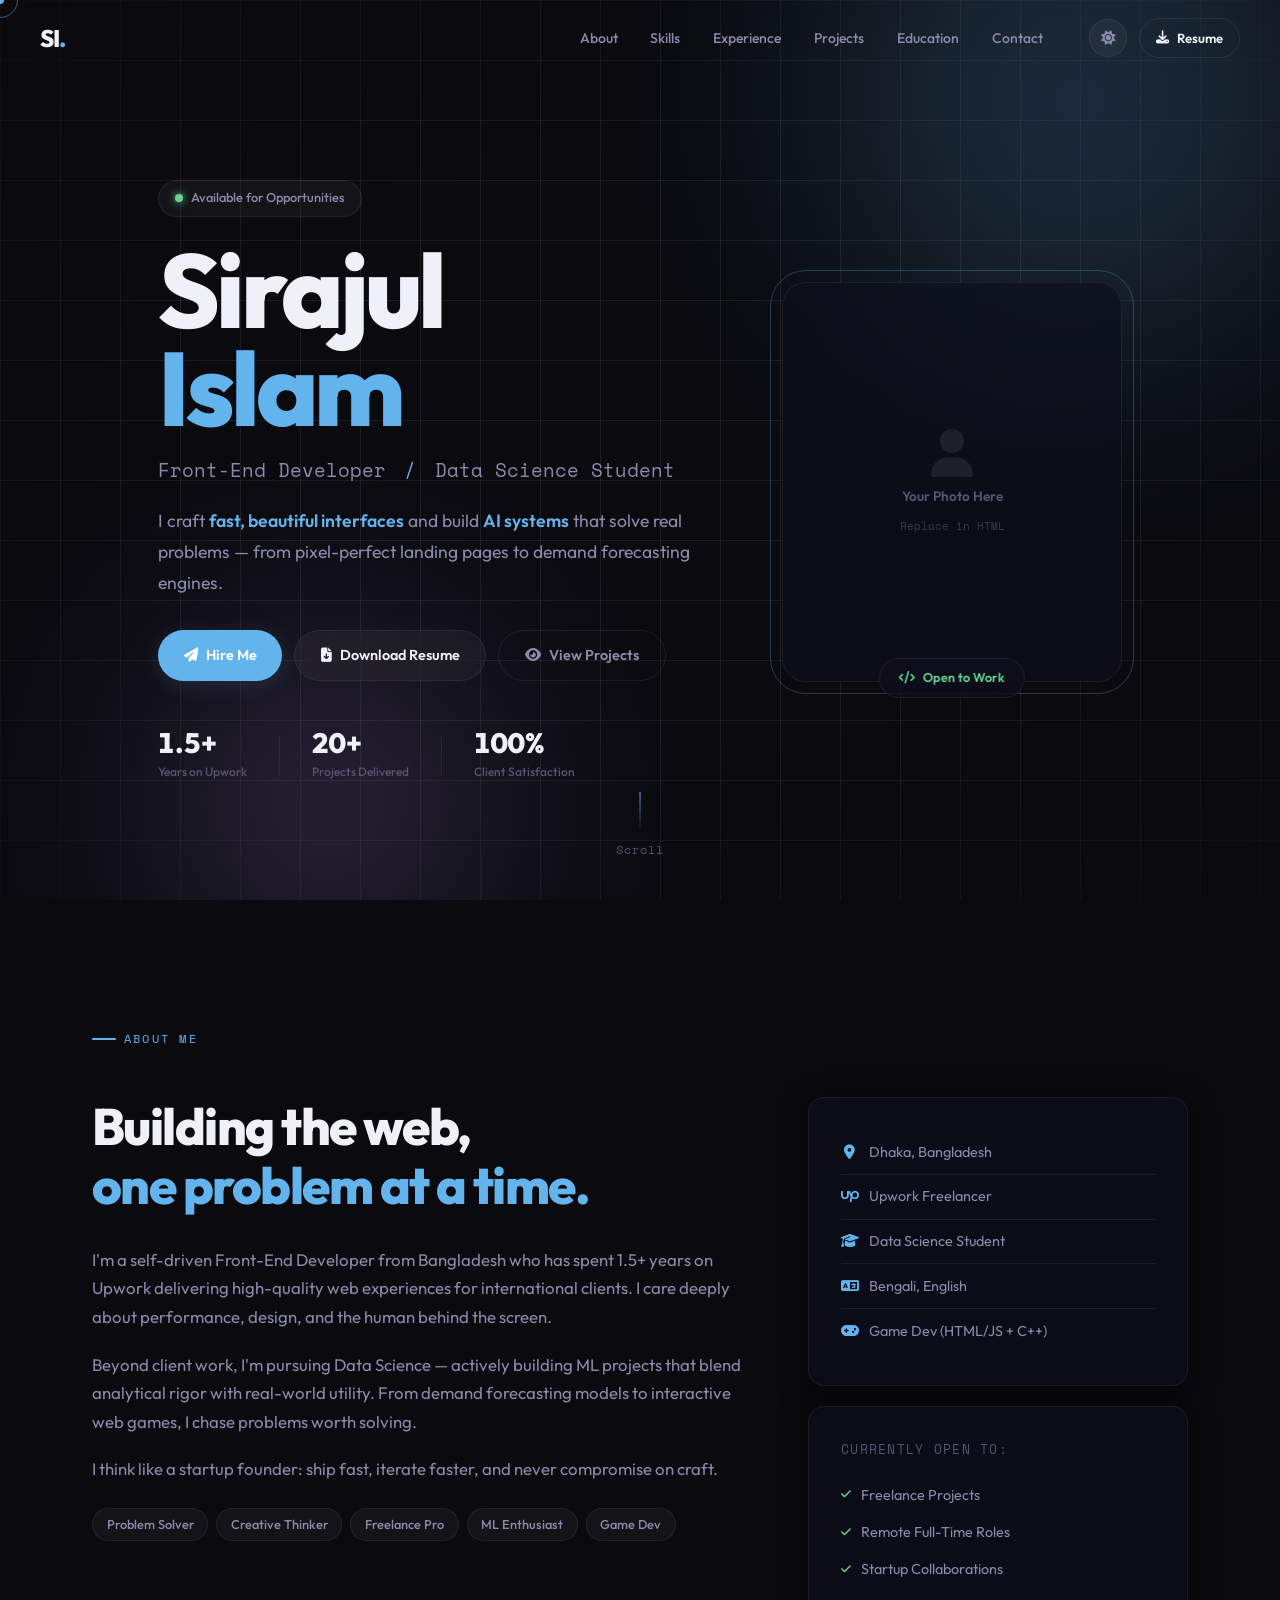
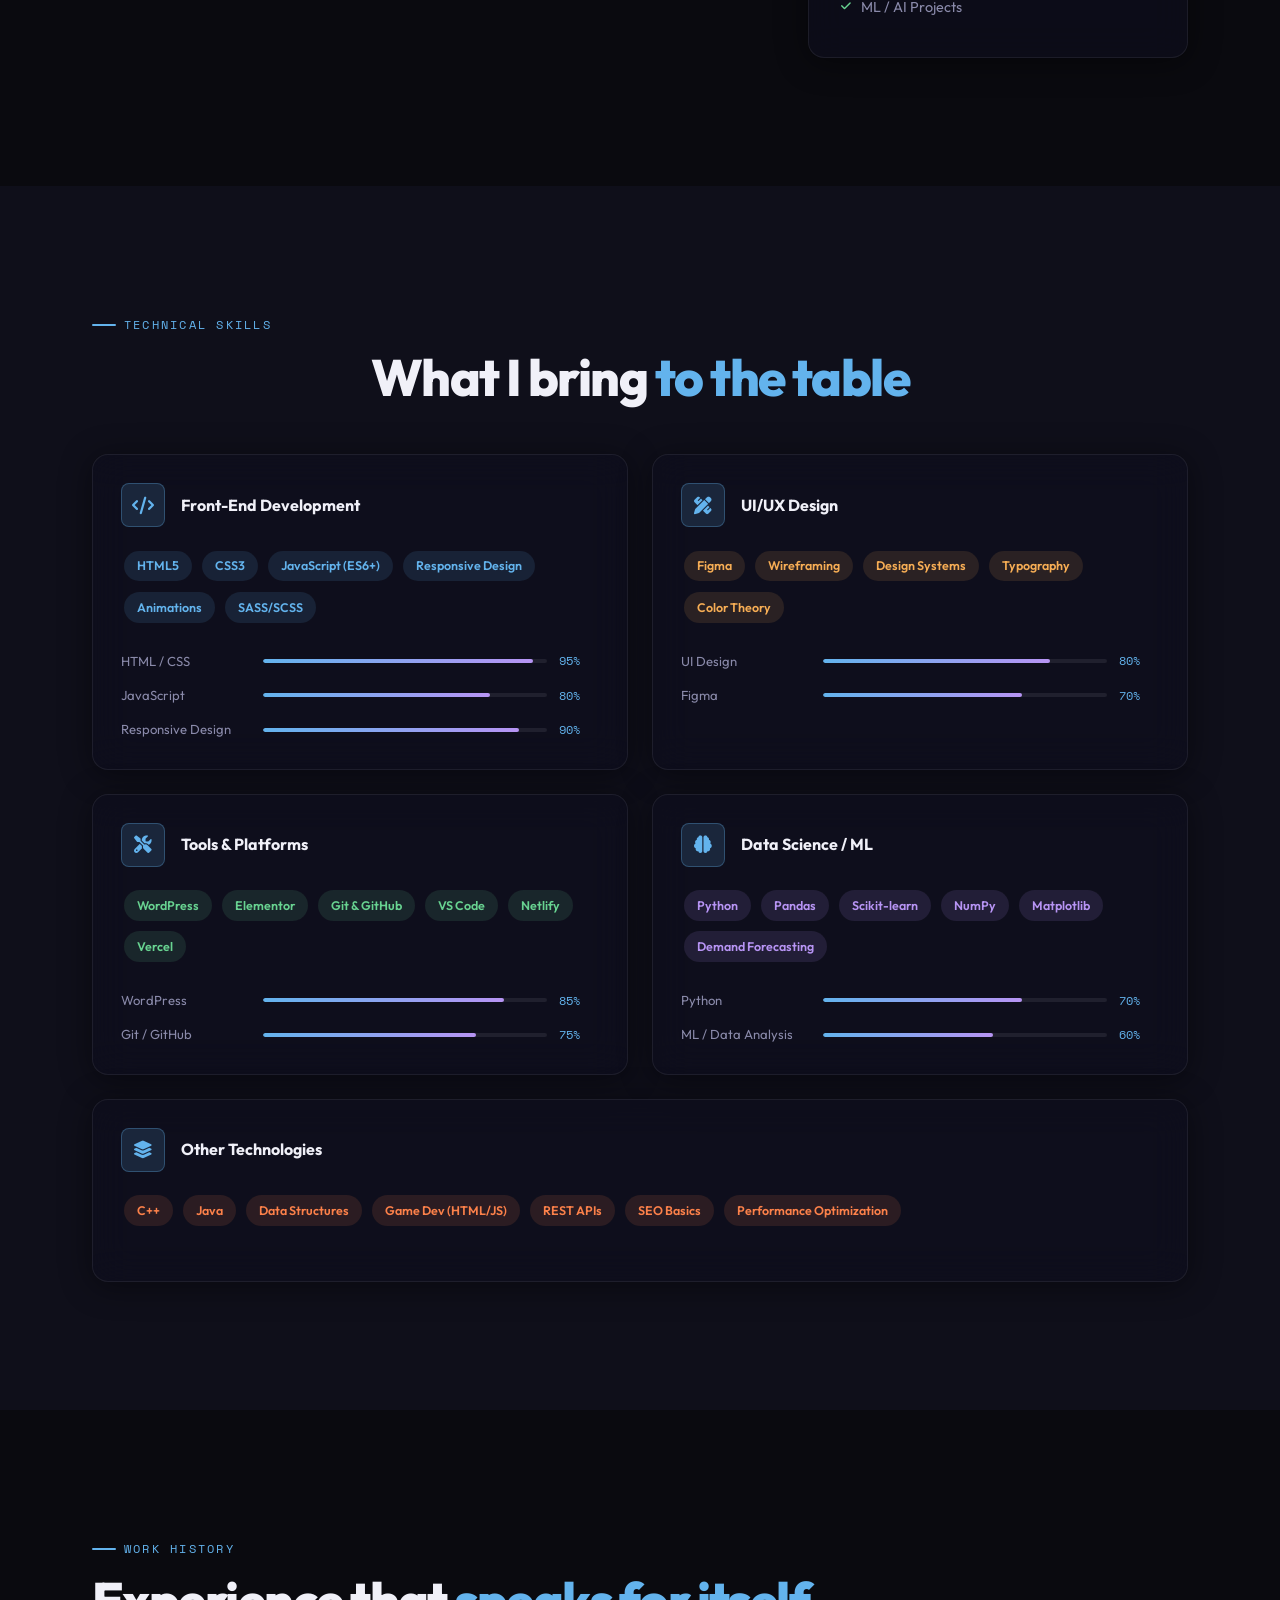
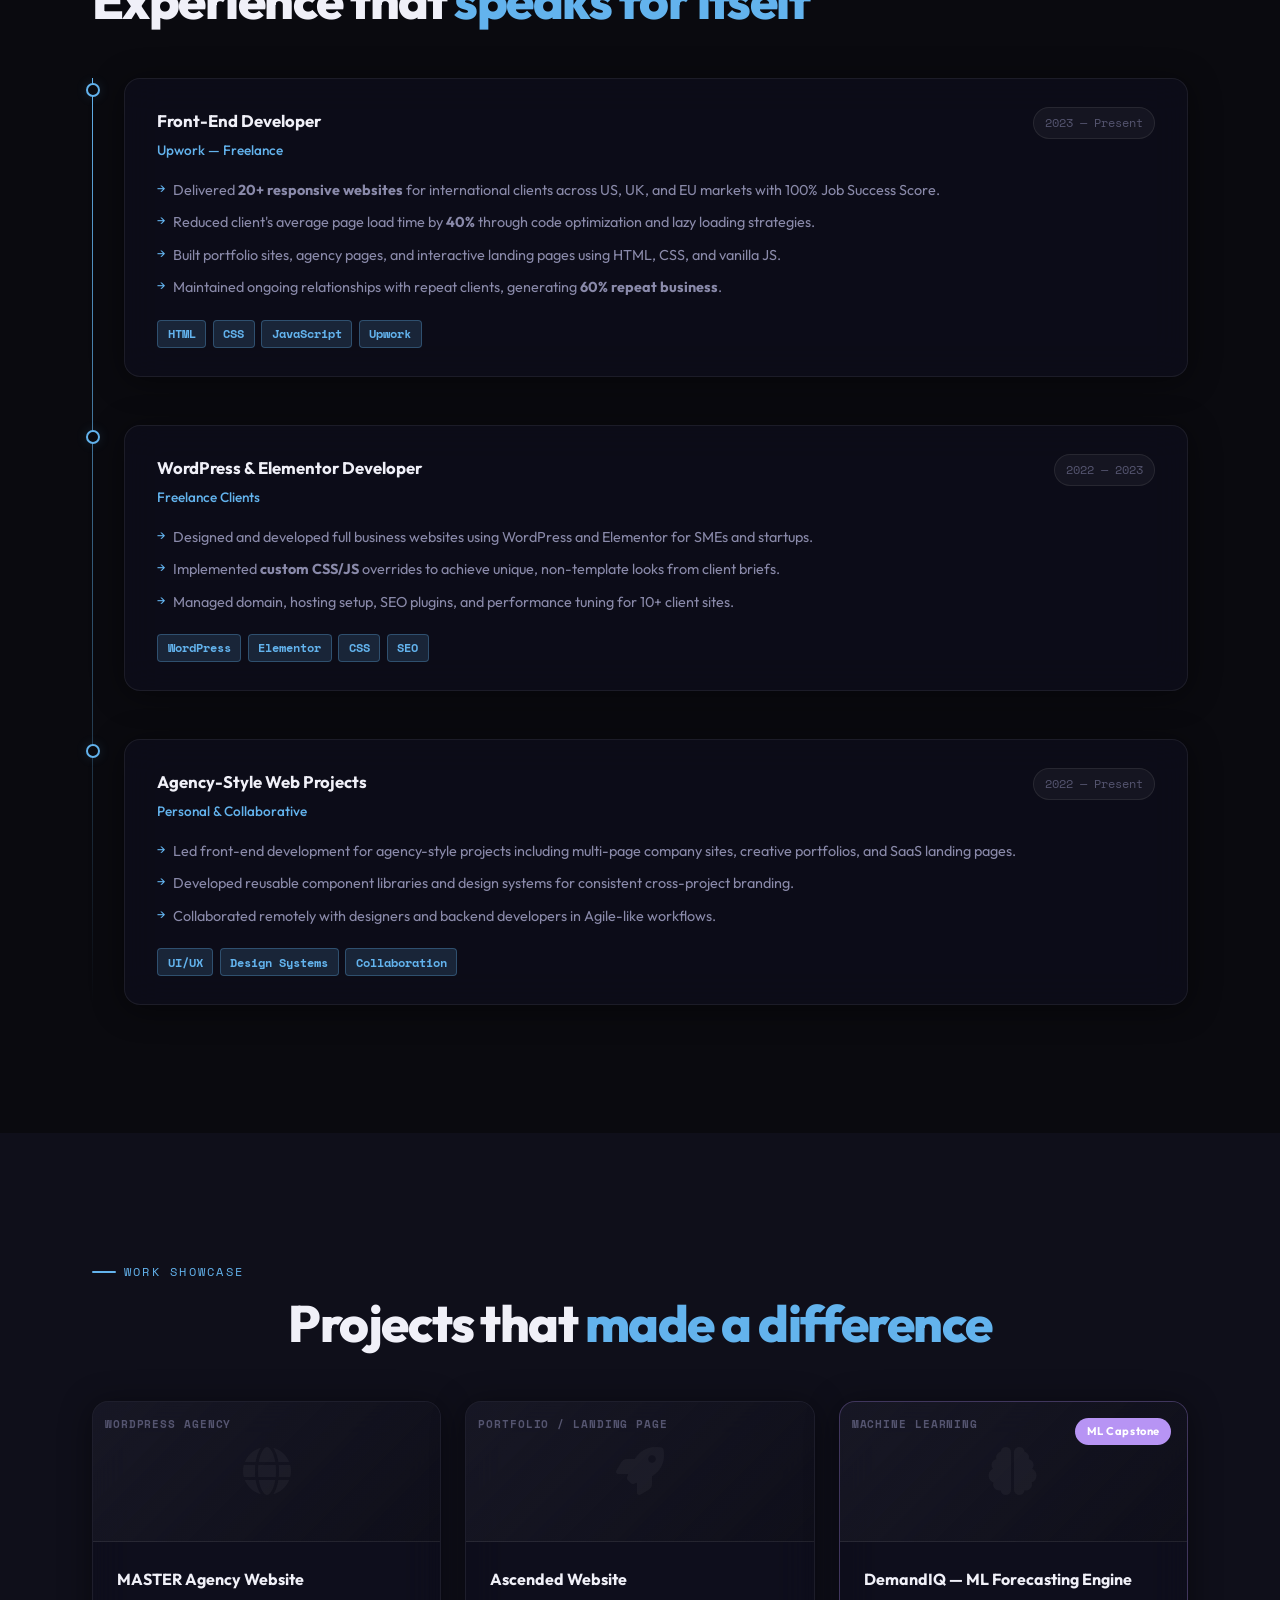
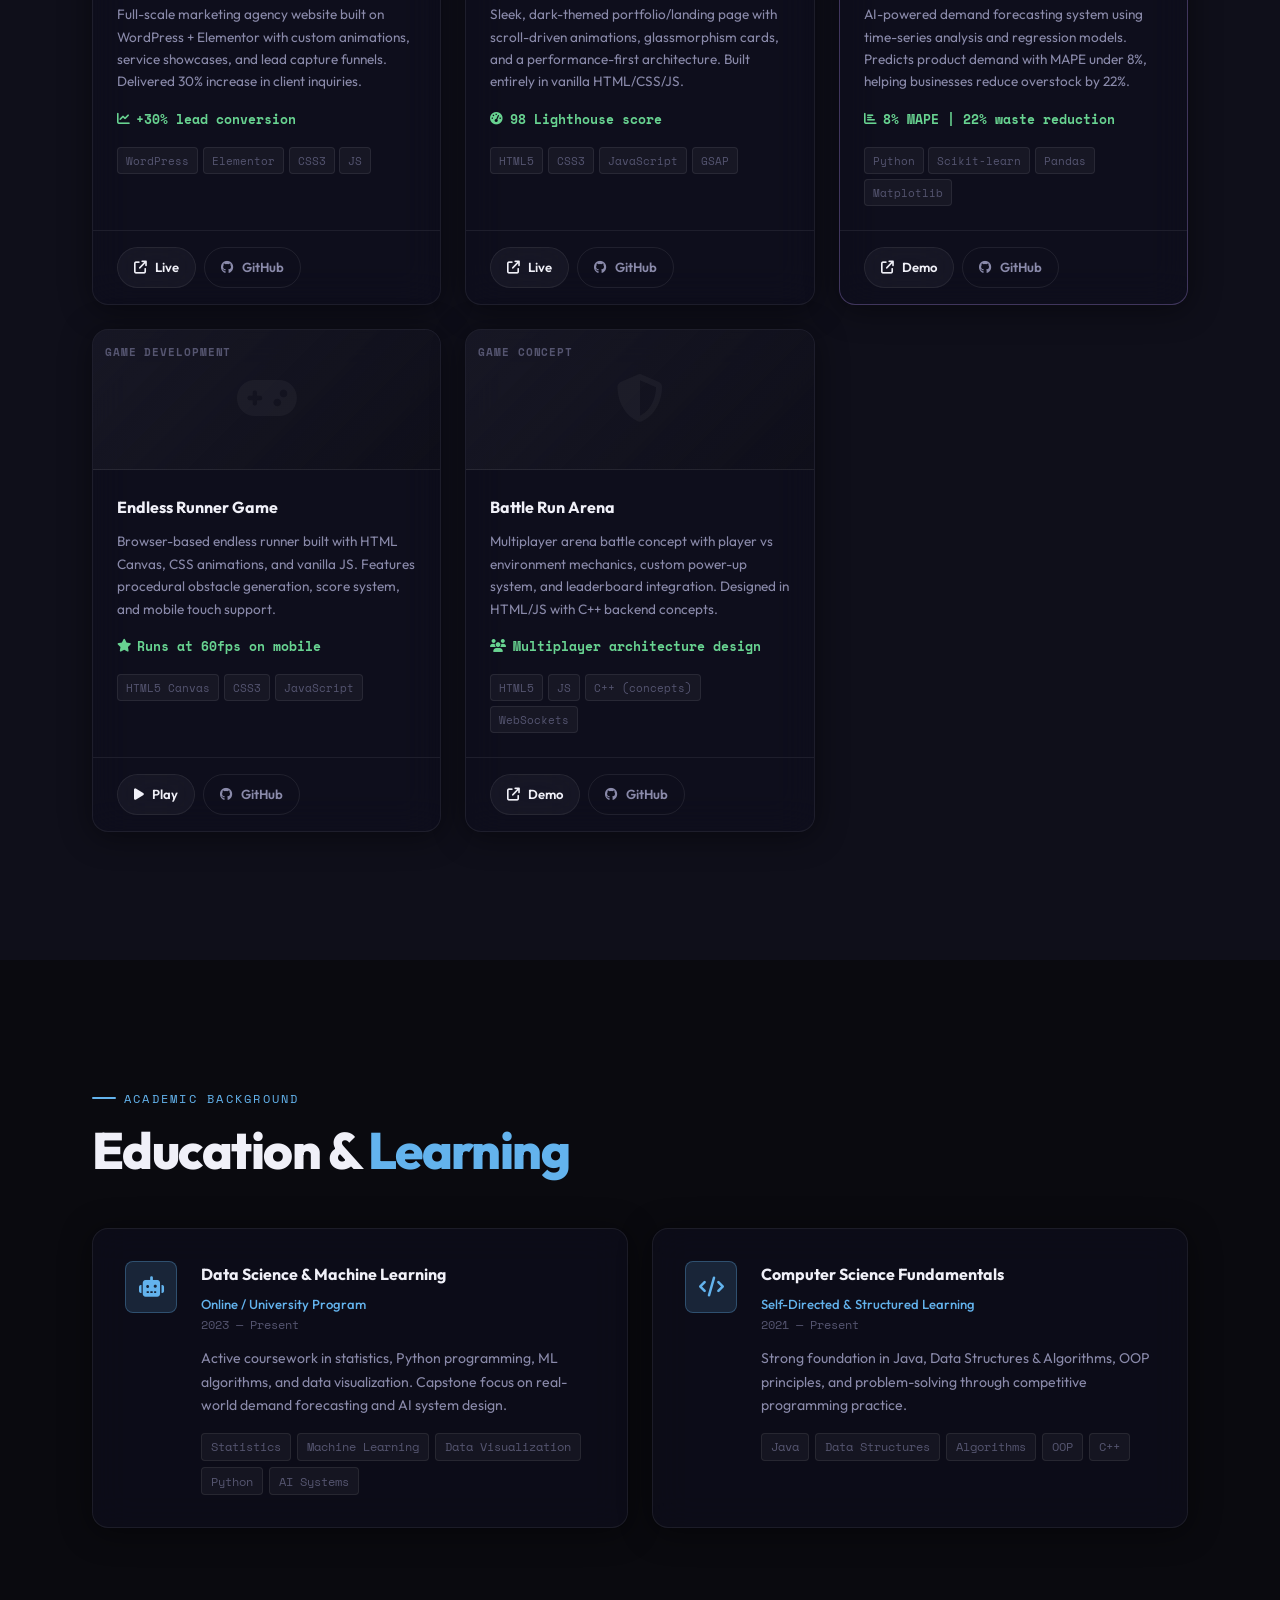
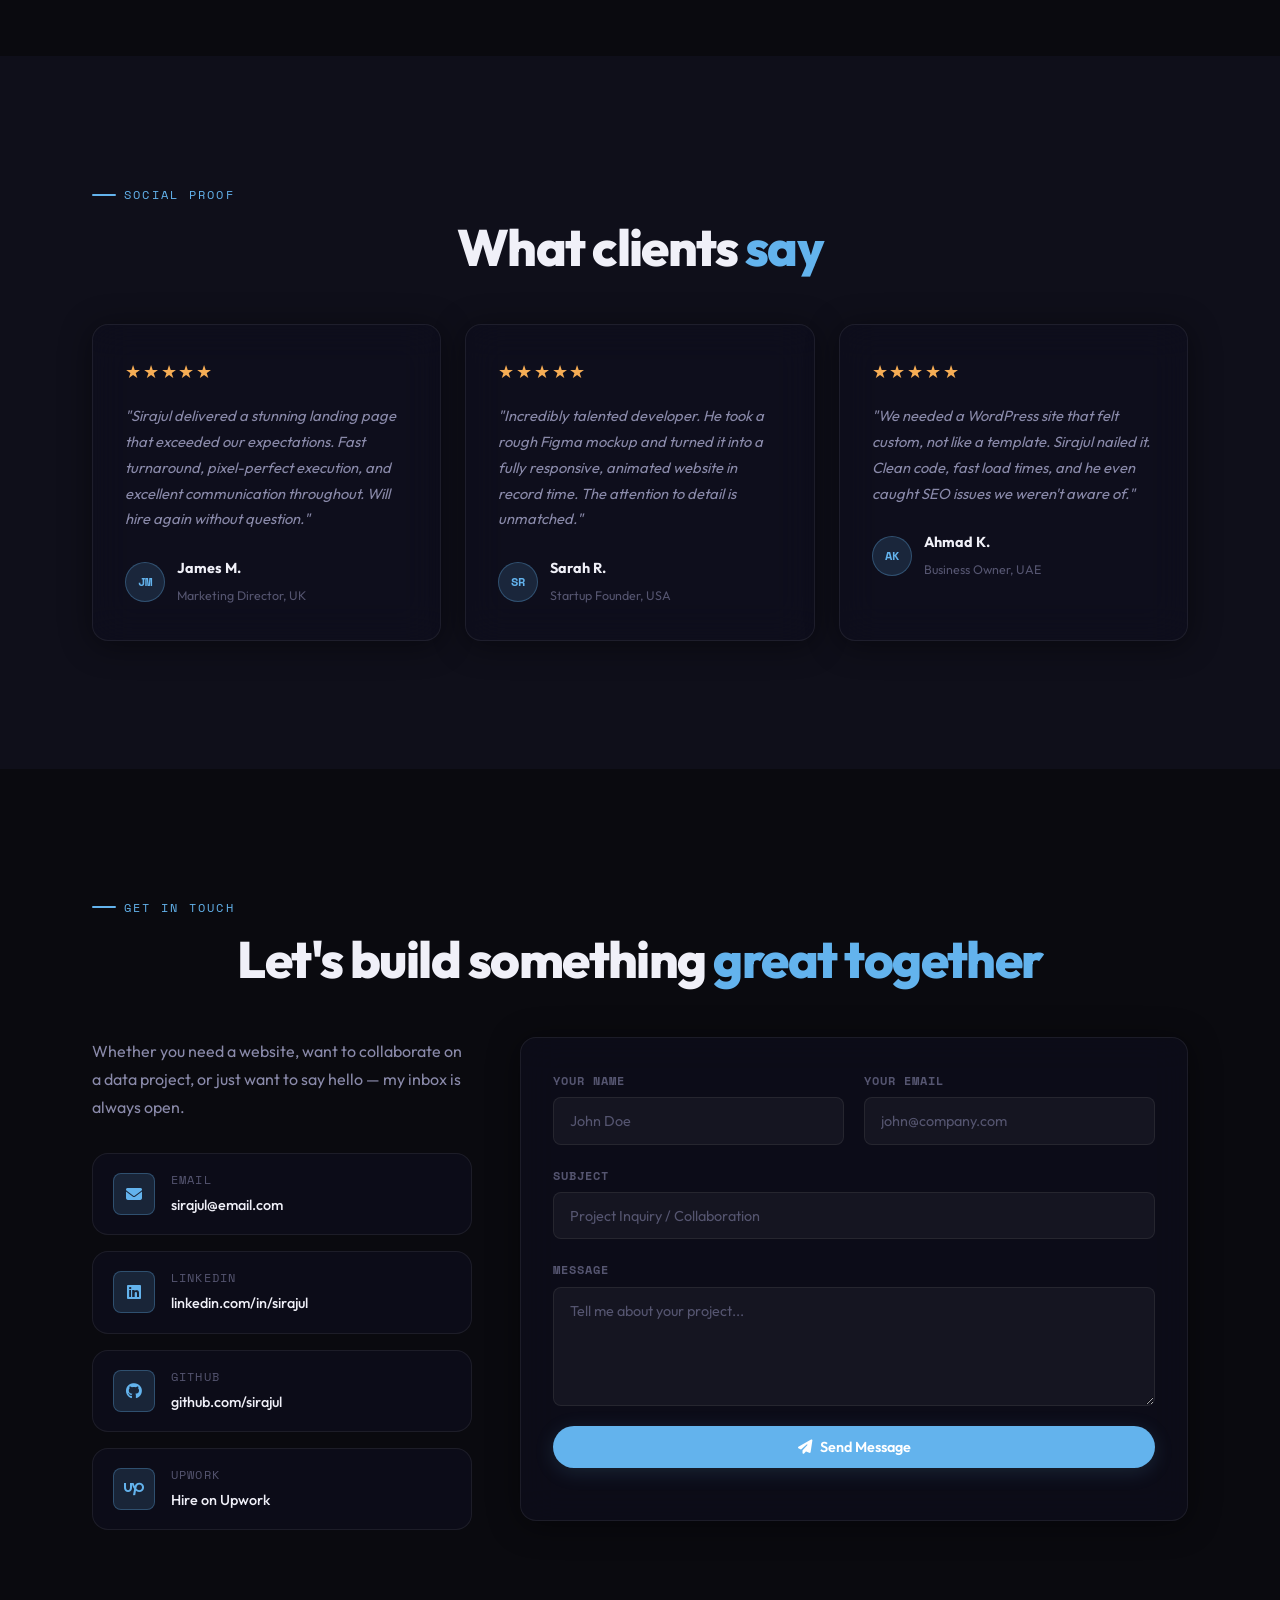
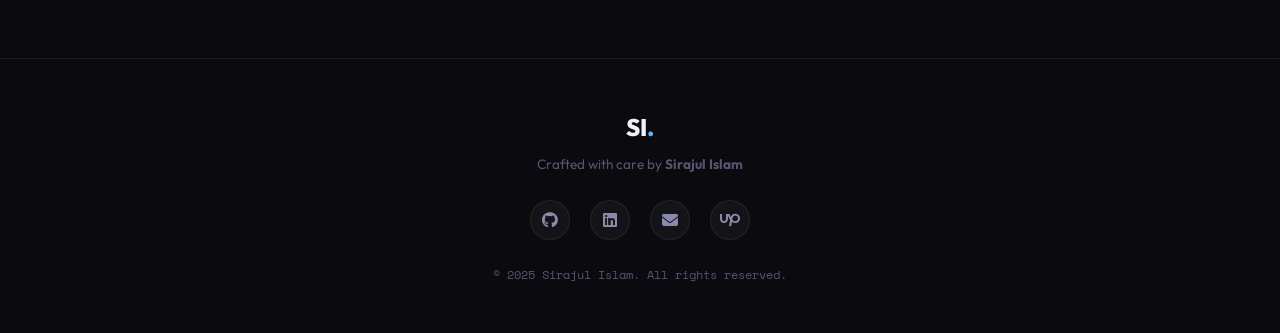
<file: index.html>
<!DOCTYPE html>
<html lang="en" data-theme="dark">
<head>
  <meta charset="UTF-8" />
  <meta name="viewport" content="width=device-width, initial-scale=1.0" />
  <!-- ============================================================
    SEO: Replace name, title, description, and URL below
  ============================================================ -->
  <title>Sirajul Islam — Front-End Developer & Data Science Student</title>
  <meta name="description" content="Front-End Developer with 1.5+ years on Upwork. Building beautiful web experiences and AI-powered systems. Available for freelance and full-time roles." />
  <meta name="keywords" content="Front-End Developer, JavaScript, HTML, CSS, Data Science, Machine Learning, Freelance, Upwork, Bangladesh" />
  <meta name="author" content="Sirajul Islam" />
  <meta property="og:title" content="Sirajul Islam — Front-End Developer & Data Science Student" />
  <meta property="og:description" content="Portfolio & Resume of Sirajul Islam — building digital experiences that matter." />
  <meta property="og:type" content="website" />
  <!-- Replace with your deployed URL -->
  <meta property="og:url" content="https://sirajul.dev" />

  <!-- Fonts: Clash Display + Outfit -->
  <link rel="preconnect" href="https://fonts.googleapis.com" />
  <link rel="preconnect" href="https://fonts.gstatic.com" crossorigin />
  <link href="https://fonts.googleapis.com/css2?family=Outfit:wght@300;400;500;600;700;800&family=Space+Mono:ital,wght@0,400;0,700;1,400&display=swap" rel="stylesheet" />

  <!-- Icons -->
  <link rel="stylesheet" href="https://cdnjs.cloudflare.com/ajax/libs/font-awesome/6.5.0/css/all.min.css" />

  <link rel="stylesheet" href="style.css" />
</head>
<body>

  <!-- ============ LOADER ============ -->
  <div id="loader">
    <div class="loader-inner">
      <span class="loader-name">S</span>
      <div class="loader-bar"><div class="loader-fill"></div></div>
      <span class="loader-tag">Loading portfolio...</span>
    </div>
  </div>

  <!-- ============ CURSOR ============ -->
  <div class="cursor-dot"></div>
  <div class="cursor-ring"></div>

  <!-- ============ NAVBAR ============ -->
  <nav id="navbar">
    <div class="nav-logo">
      <!-- Replace initials if needed -->
      <span class="logo-text">SI<span class="logo-dot">.</span></span>
    </div>
    <ul class="nav-links">
      <li><a href="#about">About</a></li>
      <li><a href="#skills">Skills</a></li>
      <li><a href="#experience">Experience</a></li>
      <li><a href="#projects">Projects</a></li>
      <li><a href="#education">Education</a></li>
      <li><a href="#contact">Contact</a></li>
    </ul>
    <div class="nav-actions">
      <button class="theme-toggle" id="themeToggle" aria-label="Toggle theme">
        <i class="fa-solid fa-moon" id="themeIcon"></i>
      </button>
      <!-- Replace with your resume PDF link -->
      <a href="resume.pdf" download class="btn btn-outline btn-sm">
        <i class="fa-solid fa-download"></i> Resume
      </a>
    </div>
    <button class="nav-hamburger" id="hamburger" aria-label="Open menu">
      <span></span><span></span><span></span>
    </button>
  </nav>

  <!-- Mobile menu -->
  <div class="mobile-menu" id="mobileMenu">
    <button class="mobile-close" id="mobileClose"><i class="fa-solid fa-xmark"></i></button>
    <ul>
      <li><a href="#about" class="mobile-link">About</a></li>
      <li><a href="#skills" class="mobile-link">Skills</a></li>
      <li><a href="#experience" class="mobile-link">Experience</a></li>
      <li><a href="#projects" class="mobile-link">Projects</a></li>
      <li><a href="#education" class="mobile-link">Education</a></li>
      <li><a href="#contact" class="mobile-link">Contact</a></li>
    </ul>
  </div>

  <!-- ============ HERO ============ -->
  <section id="hero">
    <div class="hero-bg">
      <div class="hero-glow glow-1"></div>
      <div class="hero-glow glow-2"></div>
      <div class="grid-overlay"></div>
    </div>

    <div class="hero-container">
      <div class="hero-content reveal">
        <div class="hero-badge">
          <span class="badge-dot"></span>
          <span>Available for Opportunities</span>
        </div>

        <!-- Replace your name here -->
        <h1 class="hero-name">
          <span class="name-line">Sirajul</span>
          <span class="name-line accent">Islam</span>
        </h1>

        <!-- Replace your title/tagline here -->
        <p class="hero-title">Front-End Developer <span class="divider">/</span> Data Science Student</p>
        <p class="hero-tagline">
          I craft <em>fast, beautiful interfaces</em> and build <em>AI systems</em> that solve real problems —
          from pixel-perfect landing pages to demand forecasting engines.
        </p>

        <div class="hero-cta">
          <a href="#contact" class="btn btn-primary">
            <i class="fa-solid fa-paper-plane"></i> Hire Me
          </a>
          <!-- Replace with your actual resume PDF path -->
          <a href="resume.pdf" download class="btn btn-glass">
            <i class="fa-solid fa-file-arrow-down"></i> Download Resume
          </a>
          <a href="#projects" class="btn btn-ghost">
            <i class="fa-solid fa-eye"></i> View Projects
          </a>
        </div>

        <div class="hero-stats">
          <div class="stat">
            <span class="stat-num">1.5+</span>
            <span class="stat-label">Years on Upwork</span>
          </div>
          <div class="stat-divider"></div>
          <div class="stat">
            <span class="stat-num">20+</span>
            <span class="stat-label">Projects Delivered</span>
          </div>
          <div class="stat-divider"></div>
          <div class="stat">
            <span class="stat-num">100%</span>
            <span class="stat-label">Client Satisfaction</span>
          </div>
        </div>
      </div>

      <!-- ============================================================
        PHOTO: Replace the img src below with your actual photo path
        Recommended: 400x500px, professional headshot or creative portrait
      ============================================================ -->
      <div class="hero-photo reveal">
        <div class="photo-frame">
          <div class="photo-placeholder">
            <!-- Replace this entire block with: <img src="photo.jpg" alt="Sirajul Islam" /> -->
            <div class="placeholder-inner">
              <i class="fa-solid fa-user"></i>
              <span>Your Photo Here</span>
              <small>Replace in HTML</small>
            </div>
          </div>
          <div class="photo-ring"></div>
          <div class="photo-tag">
            <i class="fa-solid fa-code"></i>
            <span>Open to Work</span>
          </div>
        </div>
      </div>
    </div>

    <!-- Scroll indicator -->
    <div class="scroll-indicator">
      <div class="scroll-line"></div>
      <span>Scroll</span>
    </div>
  </section>

  <!-- ============ ABOUT ============ -->
  <section id="about" class="section">
    <div class="container">
      <div class="section-label reveal">About Me</div>
      <div class="about-grid">
        <div class="about-text reveal">
          <h2 class="section-heading">Building the web,<br /><span class="accent">one problem at a time.</span></h2>
          <!-- Replace with your personal summary -->
          <p>
            I'm a self-driven Front-End Developer from Bangladesh who has spent 1.5+ years on Upwork delivering
            high-quality web experiences for international clients. I care deeply about performance, design, and
            the human behind the screen.
          </p>
          <p>
            Beyond client work, I'm pursuing Data Science — actively building ML projects that blend analytical
            rigor with real-world utility. From demand forecasting models to interactive web games, I chase
            problems worth solving.
          </p>
          <p>
            I think like a startup founder: ship fast, iterate faster, and never compromise on craft.
          </p>
          <div class="about-tags">
            <span class="tag">Problem Solver</span>
            <span class="tag">Creative Thinker</span>
            <span class="tag">Freelance Pro</span>
            <span class="tag">ML Enthusiast</span>
            <span class="tag">Game Dev</span>
          </div>
        </div>
        <div class="about-card-col reveal">
          <div class="glass-card about-info-card">
            <div class="info-row">
              <i class="fa-solid fa-location-dot"></i>
              <!-- Replace with your location -->
              <span>Dhaka, Bangladesh</span>
            </div>
            <div class="info-row">
              <i class="fa-brands fa-upwork"></i>
              <span>Upwork Freelancer</span>
            </div>
            <div class="info-row">
              <i class="fa-solid fa-graduation-cap"></i>
              <span>Data Science Student</span>
            </div>
            <div class="info-row">
              <i class="fa-solid fa-language"></i>
              <span>Bengali, English</span>
            </div>
            <div class="info-row">
              <i class="fa-solid fa-gamepad"></i>
              <span>Game Dev (HTML/JS + C++)</span>
            </div>
          </div>
          <div class="glass-card collab-card">
            <p class="collab-text">Currently open to:</p>
            <ul>
              <li><i class="fa-solid fa-check"></i> Freelance Projects</li>
              <li><i class="fa-solid fa-check"></i> Remote Full-Time Roles</li>
              <li><i class="fa-solid fa-check"></i> Startup Collaborations</li>
              <li><i class="fa-solid fa-check"></i> ML / AI Projects</li>
            </ul>
          </div>
        </div>
      </div>
    </div>
  </section>

  <!-- ============ SKILLS ============ -->
  <section id="skills" class="section section-alt">
    <div class="container">
      <div class="section-label reveal">Technical Skills</div>
      <h2 class="section-heading text-center reveal">What I bring <span class="accent">to the table</span></h2>

      <div class="skills-grid">

        <!-- Front-End -->
        <div class="skill-card glass-card reveal">
          <div class="skill-card-header">
            <div class="skill-icon"><i class="fa-solid fa-code"></i></div>
            <h3>Front-End Development</h3>
          </div>
          <div class="skill-pills">
            <span class="pill pill-primary">HTML5</span>
            <span class="pill pill-primary">CSS3</span>
            <span class="pill pill-primary">JavaScript (ES6+)</span>
            <span class="pill pill-primary">Responsive Design</span>
            <span class="pill pill-primary">Animations</span>
            <span class="pill pill-primary">SASS/SCSS</span>
          </div>
          <div class="skill-bars">
            <div class="skill-bar-row">
              <span>HTML / CSS</span>
              <div class="bar"><div class="bar-fill" data-width="95"></div></div>
              <span class="bar-pct">95%</span>
            </div>
            <div class="skill-bar-row">
              <span>JavaScript</span>
              <div class="bar"><div class="bar-fill" data-width="80"></div></div>
              <span class="bar-pct">80%</span>
            </div>
            <div class="skill-bar-row">
              <span>Responsive Design</span>
              <div class="bar"><div class="bar-fill" data-width="90"></div></div>
              <span class="bar-pct">90%</span>
            </div>
          </div>
        </div>

        <!-- UI/UX -->
        <div class="skill-card glass-card reveal">
          <div class="skill-card-header">
            <div class="skill-icon"><i class="fa-solid fa-pen-ruler"></i></div>
            <h3>UI/UX Design</h3>
          </div>
          <div class="skill-pills">
            <span class="pill pill-accent">Figma</span>
            <span class="pill pill-accent">Wireframing</span>
            <span class="pill pill-accent">Design Systems</span>
            <span class="pill pill-accent">Typography</span>
            <span class="pill pill-accent">Color Theory</span>
          </div>
          <div class="skill-bars">
            <div class="skill-bar-row">
              <span>UI Design</span>
              <div class="bar"><div class="bar-fill" data-width="80"></div></div>
              <span class="bar-pct">80%</span>
            </div>
            <div class="skill-bar-row">
              <span>Figma</span>
              <div class="bar"><div class="bar-fill" data-width="70"></div></div>
              <span class="bar-pct">70%</span>
            </div>
          </div>
        </div>

        <!-- Tools -->
        <div class="skill-card glass-card reveal">
          <div class="skill-card-header">
            <div class="skill-icon"><i class="fa-solid fa-screwdriver-wrench"></i></div>
            <h3>Tools & Platforms</h3>
          </div>
          <div class="skill-pills">
            <span class="pill pill-green">WordPress</span>
            <span class="pill pill-green">Elementor</span>
            <span class="pill pill-green">Git & GitHub</span>
            <span class="pill pill-green">VS Code</span>
            <span class="pill pill-green">Netlify</span>
            <span class="pill pill-green">Vercel</span>
          </div>
          <div class="skill-bars">
            <div class="skill-bar-row">
              <span>WordPress</span>
              <div class="bar"><div class="bar-fill" data-width="85"></div></div>
              <span class="bar-pct">85%</span>
            </div>
            <div class="skill-bar-row">
              <span>Git / GitHub</span>
              <div class="bar"><div class="bar-fill" data-width="75"></div></div>
              <span class="bar-pct">75%</span>
            </div>
          </div>
        </div>

        <!-- Data Science / ML -->
        <div class="skill-card glass-card reveal">
          <div class="skill-card-header">
            <div class="skill-icon"><i class="fa-solid fa-brain"></i></div>
            <h3>Data Science / ML</h3>
          </div>
          <div class="skill-pills">
            <span class="pill pill-purple">Python</span>
            <span class="pill pill-purple">Pandas</span>
            <span class="pill pill-purple">Scikit-learn</span>
            <span class="pill pill-purple">NumPy</span>
            <span class="pill pill-purple">Matplotlib</span>
            <span class="pill pill-purple">Demand Forecasting</span>
          </div>
          <div class="skill-bars">
            <div class="skill-bar-row">
              <span>Python</span>
              <div class="bar"><div class="bar-fill" data-width="70"></div></div>
              <span class="bar-pct">70%</span>
            </div>
            <div class="skill-bar-row">
              <span>ML / Data Analysis</span>
              <div class="bar"><div class="bar-fill" data-width="60"></div></div>
              <span class="bar-pct">60%</span>
            </div>
          </div>
        </div>

        <!-- Other -->
        <div class="skill-card glass-card reveal span-2">
          <div class="skill-card-header">
            <div class="skill-icon"><i class="fa-solid fa-layer-group"></i></div>
            <h3>Other Technologies</h3>
          </div>
          <div class="skill-pills">
            <span class="pill pill-orange">C++</span>
            <span class="pill pill-orange">Java</span>
            <span class="pill pill-orange">Data Structures</span>
            <span class="pill pill-orange">Game Dev (HTML/JS)</span>
            <span class="pill pill-orange">REST APIs</span>
            <span class="pill pill-orange">SEO Basics</span>
            <span class="pill pill-orange">Performance Optimization</span>
          </div>
        </div>

      </div>
    </div>
  </section>

  <!-- ============ EXPERIENCE ============ -->
  <section id="experience" class="section">
    <div class="container">
      <div class="section-label reveal">Work History</div>
      <h2 class="section-heading reveal">Experience that <span class="accent">speaks for itself</span></h2>

      <div class="timeline">

        <!-- Job 1 -->
        <div class="timeline-item reveal">
          <div class="timeline-dot"></div>
          <div class="timeline-card glass-card">
            <div class="timeline-header">
              <div>
                <!-- Replace with your actual job title and company -->
                <h3>Front-End Developer</h3>
                <span class="timeline-company">Upwork — Freelance</span>
              </div>
              <!-- Replace with your actual dates -->
              <span class="timeline-date">2023 — Present</span>
            </div>
            <ul class="timeline-list">
              <!-- Replace with your actual achievements/responsibilities -->
              <li>Delivered <strong>20+ responsive websites</strong> for international clients across US, UK, and EU markets with 100% Job Success Score.</li>
              <li>Reduced client's average page load time by <strong>40%</strong> through code optimization and lazy loading strategies.</li>
              <li>Built portfolio sites, agency pages, and interactive landing pages using HTML, CSS, and vanilla JS.</li>
              <li>Maintained ongoing relationships with repeat clients, generating <strong>60% repeat business</strong>.</li>
            </ul>
            <div class="timeline-tags">
              <span class="tag-sm">HTML</span><span class="tag-sm">CSS</span><span class="tag-sm">JavaScript</span><span class="tag-sm">Upwork</span>
            </div>
          </div>
        </div>

        <!-- Job 2 -->
        <div class="timeline-item reveal">
          <div class="timeline-dot"></div>
          <div class="timeline-card glass-card">
            <div class="timeline-header">
              <div>
                <h3>WordPress & Elementor Developer</h3>
                <span class="timeline-company">Freelance Clients</span>
              </div>
              <span class="timeline-date">2022 — 2023</span>
            </div>
            <ul class="timeline-list">
              <li>Designed and developed full business websites using WordPress and Elementor for SMEs and startups.</li>
              <li>Implemented <strong>custom CSS/JS</strong> overrides to achieve unique, non-template looks from client briefs.</li>
              <li>Managed domain, hosting setup, SEO plugins, and performance tuning for 10+ client sites.</li>
            </ul>
            <div class="timeline-tags">
              <span class="tag-sm">WordPress</span><span class="tag-sm">Elementor</span><span class="tag-sm">CSS</span><span class="tag-sm">SEO</span>
            </div>
          </div>
        </div>

        <!-- Job 3 -->
        <div class="timeline-item reveal">
          <div class="timeline-dot"></div>
          <div class="timeline-card glass-card">
            <div class="timeline-header">
              <div>
                <h3>Agency-Style Web Projects</h3>
                <span class="timeline-company">Personal & Collaborative</span>
              </div>
              <span class="timeline-date">2022 — Present</span>
            </div>
            <ul class="timeline-list">
              <li>Led front-end development for agency-style projects including multi-page company sites, creative portfolios, and SaaS landing pages.</li>
              <li>Developed reusable component libraries and design systems for consistent cross-project branding.</li>
              <li>Collaborated remotely with designers and backend developers in Agile-like workflows.</li>
            </ul>
            <div class="timeline-tags">
              <span class="tag-sm">UI/UX</span><span class="tag-sm">Design Systems</span><span class="tag-sm">Collaboration</span>
            </div>
          </div>
        </div>

      </div>
    </div>
  </section>

  <!-- ============ PROJECTS ============ -->
  <section id="projects" class="section section-alt">
    <div class="container">
      <div class="section-label reveal">Work Showcase</div>
      <h2 class="section-heading text-center reveal">Projects that <span class="accent">made a difference</span></h2>

      <div class="projects-grid">

        <!-- Project 1: MASTER -->
        <div class="project-card glass-card reveal">
          <div class="project-header">
            <div class="project-type">WordPress Agency</div>
            <!-- Replace with actual screenshot: <img src="projects/master.jpg" alt="MASTER" /> -->
            <div class="project-img-placeholder"><i class="fa-solid fa-globe"></i></div>
          </div>
          <div class="project-body">
            <!-- Replace with actual project details -->
            <h3>MASTER Agency Website</h3>
            <p>Full-scale marketing agency website built on WordPress + Elementor with custom animations, service showcases, and lead capture funnels. Delivered 30% increase in client inquiries.</p>
            <div class="project-impact">
              <i class="fa-solid fa-chart-line"></i> +30% lead conversion
            </div>
            <div class="project-stack">
              <span>WordPress</span><span>Elementor</span><span>CSS3</span><span>JS</span>
            </div>
          </div>
          <div class="project-footer">
            <!-- Replace # with actual project URLs -->
            <a href="#" class="btn btn-sm btn-glass" target="_blank"><i class="fa-solid fa-arrow-up-right-from-square"></i> Live</a>
            <a href="#" class="btn btn-sm btn-ghost" target="_blank"><i class="fa-brands fa-github"></i> GitHub</a>
          </div>
        </div>

        <!-- Project 2: Ascended -->
        <div class="project-card glass-card reveal">
          <div class="project-header">
            <div class="project-type">Portfolio / Landing Page</div>
            <div class="project-img-placeholder"><i class="fa-solid fa-rocket"></i></div>
          </div>
          <div class="project-body">
            <h3>Ascended Website</h3>
            <p>Sleek, dark-themed portfolio/landing page with scroll-driven animations, glassmorphism cards, and a performance-first architecture. Built entirely in vanilla HTML/CSS/JS.</p>
            <div class="project-impact">
              <i class="fa-solid fa-gauge-high"></i> 98 Lighthouse score
            </div>
            <div class="project-stack">
              <span>HTML5</span><span>CSS3</span><span>JavaScript</span><span>GSAP</span>
            </div>
          </div>
          <div class="project-footer">
            <a href="#" class="btn btn-sm btn-glass" target="_blank"><i class="fa-solid fa-arrow-up-right-from-square"></i> Live</a>
            <a href="#" class="btn btn-sm btn-ghost" target="_blank"><i class="fa-brands fa-github"></i> GitHub</a>
          </div>
        </div>

        <!-- Project 3: DemandIQ -->
        <div class="project-card glass-card reveal featured-project">
          <div class="featured-badge">ML Capstone</div>
          <div class="project-header">
            <div class="project-type">Machine Learning</div>
            <div class="project-img-placeholder"><i class="fa-solid fa-brain"></i></div>
          </div>
          <div class="project-body">
            <h3>DemandIQ — ML Forecasting Engine</h3>
            <p>AI-powered demand forecasting system using time-series analysis and regression models. Predicts product demand with MAPE under 8%, helping businesses reduce overstock by 22%.</p>
            <div class="project-impact">
              <i class="fa-solid fa-chart-bar"></i> 8% MAPE | 22% waste reduction
            </div>
            <div class="project-stack">
              <span>Python</span><span>Scikit-learn</span><span>Pandas</span><span>Matplotlib</span>
            </div>
          </div>
          <div class="project-footer">
            <a href="#" class="btn btn-sm btn-glass" target="_blank"><i class="fa-solid fa-arrow-up-right-from-square"></i> Demo</a>
            <a href="#" class="btn btn-sm btn-ghost" target="_blank"><i class="fa-brands fa-github"></i> GitHub</a>
          </div>
        </div>

        <!-- Project 4: Endless Runner -->
        <div class="project-card glass-card reveal">
          <div class="project-header">
            <div class="project-type">Game Development</div>
            <div class="project-img-placeholder"><i class="fa-solid fa-gamepad"></i></div>
          </div>
          <div class="project-body">
            <h3>Endless Runner Game</h3>
            <p>Browser-based endless runner built with HTML Canvas, CSS animations, and vanilla JS. Features procedural obstacle generation, score system, and mobile touch support.</p>
            <div class="project-impact">
              <i class="fa-solid fa-star"></i> Runs at 60fps on mobile
            </div>
            <div class="project-stack">
              <span>HTML5 Canvas</span><span>CSS3</span><span>JavaScript</span>
            </div>
          </div>
          <div class="project-footer">
            <a href="#" class="btn btn-sm btn-glass" target="_blank"><i class="fa-solid fa-play"></i> Play</a>
            <a href="#" class="btn btn-sm btn-ghost" target="_blank"><i class="fa-brands fa-github"></i> GitHub</a>
          </div>
        </div>

        <!-- Project 5: Battle Run Arena -->
        <div class="project-card glass-card reveal">
          <div class="project-header">
            <div class="project-type">Game Concept</div>
            <div class="project-img-placeholder"><i class="fa-solid fa-shield-halved"></i></div>
          </div>
          <div class="project-body">
            <h3>Battle Run Arena</h3>
            <p>Multiplayer arena battle concept with player vs environment mechanics, custom power-up system, and leaderboard integration. Designed in HTML/JS with C++ backend concepts.</p>
            <div class="project-impact">
              <i class="fa-solid fa-users"></i> Multiplayer architecture design
            </div>
            <div class="project-stack">
              <span>HTML5</span><span>JS</span><span>C++ (concepts)</span><span>WebSockets</span>
            </div>
          </div>
          <div class="project-footer">
            <a href="#" class="btn btn-sm btn-glass" target="_blank"><i class="fa-solid fa-arrow-up-right-from-square"></i> Demo</a>
            <a href="#" class="btn btn-sm btn-ghost" target="_blank"><i class="fa-brands fa-github"></i> GitHub</a>
          </div>
        </div>

      </div>
    </div>
  </section>

  <!-- ============ EDUCATION ============ -->
  <section id="education" class="section">
    <div class="container">
      <div class="section-label reveal">Academic Background</div>
      <h2 class="section-heading reveal">Education & <span class="accent">Learning</span></h2>

      <div class="edu-grid">
        <div class="edu-card glass-card reveal">
          <div class="edu-icon"><i class="fa-solid fa-robot"></i></div>
          <div class="edu-body">
            <!-- Replace with your actual institution and program -->
            <h3>Data Science & Machine Learning</h3>
            <span class="edu-institution">Online / University Program</span>
            <span class="edu-year">2023 — Present</span>
            <p>Active coursework in statistics, Python programming, ML algorithms, and data visualization. Capstone focus on real-world demand forecasting and AI system design.</p>
            <div class="edu-courses">
              <span>Statistics</span>
              <span>Machine Learning</span>
              <span>Data Visualization</span>
              <span>Python</span>
              <span>AI Systems</span>
            </div>
          </div>
        </div>

        <div class="edu-card glass-card reveal">
          <div class="edu-icon"><i class="fa-solid fa-code"></i></div>
          <div class="edu-body">
            <h3>Computer Science Fundamentals</h3>
            <span class="edu-institution">Self-Directed & Structured Learning</span>
            <span class="edu-year">2021 — Present</span>
            <p>Strong foundation in Java, Data Structures & Algorithms, OOP principles, and problem-solving through competitive programming practice.</p>
            <div class="edu-courses">
              <span>Java</span>
              <span>Data Structures</span>
              <span>Algorithms</span>
              <span>OOP</span>
              <span>C++</span>
            </div>
          </div>
        </div>
      </div>
    </div>
  </section>

  <!-- ============ TESTIMONIALS ============ -->
  <section id="testimonials" class="section section-alt">
    <div class="container">
      <div class="section-label reveal">Social Proof</div>
      <h2 class="section-heading text-center reveal">What clients <span class="accent">say</span></h2>

      <div class="testimonials-grid">

        <!-- Replace with actual client testimonials -->
        <div class="testimonial-card glass-card reveal">
          <div class="stars">★★★★★</div>
          <p class="testimonial-text">"Sirajul delivered a stunning landing page that exceeded our expectations. Fast turnaround, pixel-perfect execution, and excellent communication throughout. Will hire again without question."</p>
          <div class="testimonial-author">
            <div class="author-avatar">JM</div>
            <div>
              <!-- Replace with actual client names -->
              <strong>James M.</strong>
              <span>Marketing Director, UK</span>
            </div>
          </div>
        </div>

        <div class="testimonial-card glass-card reveal">
          <div class="stars">★★★★★</div>
          <p class="testimonial-text">"Incredibly talented developer. He took a rough Figma mockup and turned it into a fully responsive, animated website in record time. The attention to detail is unmatched."</p>
          <div class="testimonial-author">
            <div class="author-avatar">SR</div>
            <div>
              <strong>Sarah R.</strong>
              <span>Startup Founder, USA</span>
            </div>
          </div>
        </div>

        <div class="testimonial-card glass-card reveal">
          <div class="stars">★★★★★</div>
          <p class="testimonial-text">"We needed a WordPress site that felt custom, not like a template. Sirajul nailed it. Clean code, fast load times, and he even caught SEO issues we weren't aware of."</p>
          <div class="testimonial-author">
            <div class="author-avatar">AK</div>
            <div>
              <strong>Ahmad K.</strong>
              <span>Business Owner, UAE</span>
            </div>
          </div>
        </div>

      </div>
    </div>
  </section>

  <!-- ============ CONTACT ============ -->
  <section id="contact" class="section">
    <div class="container">
      <div class="section-label reveal">Get In Touch</div>
      <h2 class="section-heading text-center reveal">Let's build something <span class="accent">great together</span></h2>

      <div class="contact-grid">
        <div class="contact-info reveal">
          <p class="contact-subtext">Whether you need a website, want to collaborate on a data project, or just want to say hello — my inbox is always open.</p>

          <div class="contact-links">
            <!-- Replace all href values with your actual contact info -->
            <a href="mailto:sirajul@email.com" class="contact-link">
              <div class="contact-link-icon"><i class="fa-solid fa-envelope"></i></div>
              <div>
                <span class="contact-link-label">Email</span>
                <!-- Replace with your actual email -->
                <span class="contact-link-value">sirajul@email.com</span>
              </div>
            </a>
            <a href="https://linkedin.com/in/sirajul" class="contact-link" target="_blank">
              <div class="contact-link-icon"><i class="fa-brands fa-linkedin"></i></div>
              <div>
                <span class="contact-link-label">LinkedIn</span>
                <!-- Replace with your actual LinkedIn URL -->
                <span class="contact-link-value">linkedin.com/in/sirajul</span>
              </div>
            </a>
            <a href="https://github.com/sirajul" class="contact-link" target="_blank">
              <div class="contact-link-icon"><i class="fa-brands fa-github"></i></div>
              <div>
                <span class="contact-link-label">GitHub</span>
                <!-- Replace with your actual GitHub URL -->
                <span class="contact-link-value">github.com/sirajul</span>
              </div>
            </a>
            <a href="https://upwork.com/freelancers/sirajul" class="contact-link" target="_blank">
              <div class="contact-link-icon"><i class="fa-brands fa-upwork"></i></div>
              <div>
                <span class="contact-link-label">Upwork</span>
                <!-- Replace with your actual Upwork profile URL -->
                <span class="contact-link-value">Hire on Upwork</span>
              </div>
            </a>
          </div>
        </div>

        <!-- Contact Form -->
        <div class="contact-form-wrap glass-card reveal">
          <form class="contact-form" id="contactForm">
            <div class="form-row">
              <div class="form-group">
                <label for="name">Your Name</label>
                <input type="text" id="name" name="name" placeholder="John Doe" required />
              </div>
              <div class="form-group">
                <label for="email">Your Email</label>
                <input type="email" id="email" name="email" placeholder="john@company.com" required />
              </div>
            </div>
            <div class="form-group">
              <label for="subject">Subject</label>
              <input type="text" id="subject" name="subject" placeholder="Project Inquiry / Collaboration" />
            </div>
            <div class="form-group">
              <label for="message">Message</label>
              <textarea id="message" name="message" rows="5" placeholder="Tell me about your project..."></textarea>
            </div>
            <!-- 
              FORM SUBMISSION: Connect to Formspree, EmailJS, or Netlify Forms.
              Replace action with: action="https://formspree.io/f/YOUR_FORM_ID"
            -->
            <button type="submit" class="btn btn-primary btn-full">
              <i class="fa-solid fa-paper-plane"></i> Send Message
            </button>
            <p class="form-note" id="formMsg"></p>
          </form>
        </div>

      </div>
    </div>
  </section>

  <!-- ============ FOOTER ============ -->
  <footer id="footer">
    <div class="container">
      <div class="footer-top">
        <div class="footer-logo">SI<span class="accent">.</span></div>
        <p>Crafted with care by <strong>Sirajul Islam</strong></p>
      </div>
      <div class="footer-links">
        <!-- Replace with your actual social links -->
        <a href="https://github.com/sirajul" target="_blank"><i class="fa-brands fa-github"></i></a>
        <a href="https://linkedin.com/in/sirajul" target="_blank"><i class="fa-brands fa-linkedin"></i></a>
        <a href="mailto:sirajul@email.com"><i class="fa-solid fa-envelope"></i></a>
        <a href="https://upwork.com/freelancers/sirajul" target="_blank"><i class="fa-brands fa-upwork"></i></a>
      </div>
      <p class="footer-copy">© 2025 Sirajul Islam. All rights reserved.</p>
    </div>
  </footer>

  <!-- Back to top -->
  <button class="back-to-top" id="backToTop" aria-label="Back to top">
    <i class="fa-solid fa-arrow-up"></i>
  </button>

  <script src="script.js"></script>
</body>
</html>
</file>
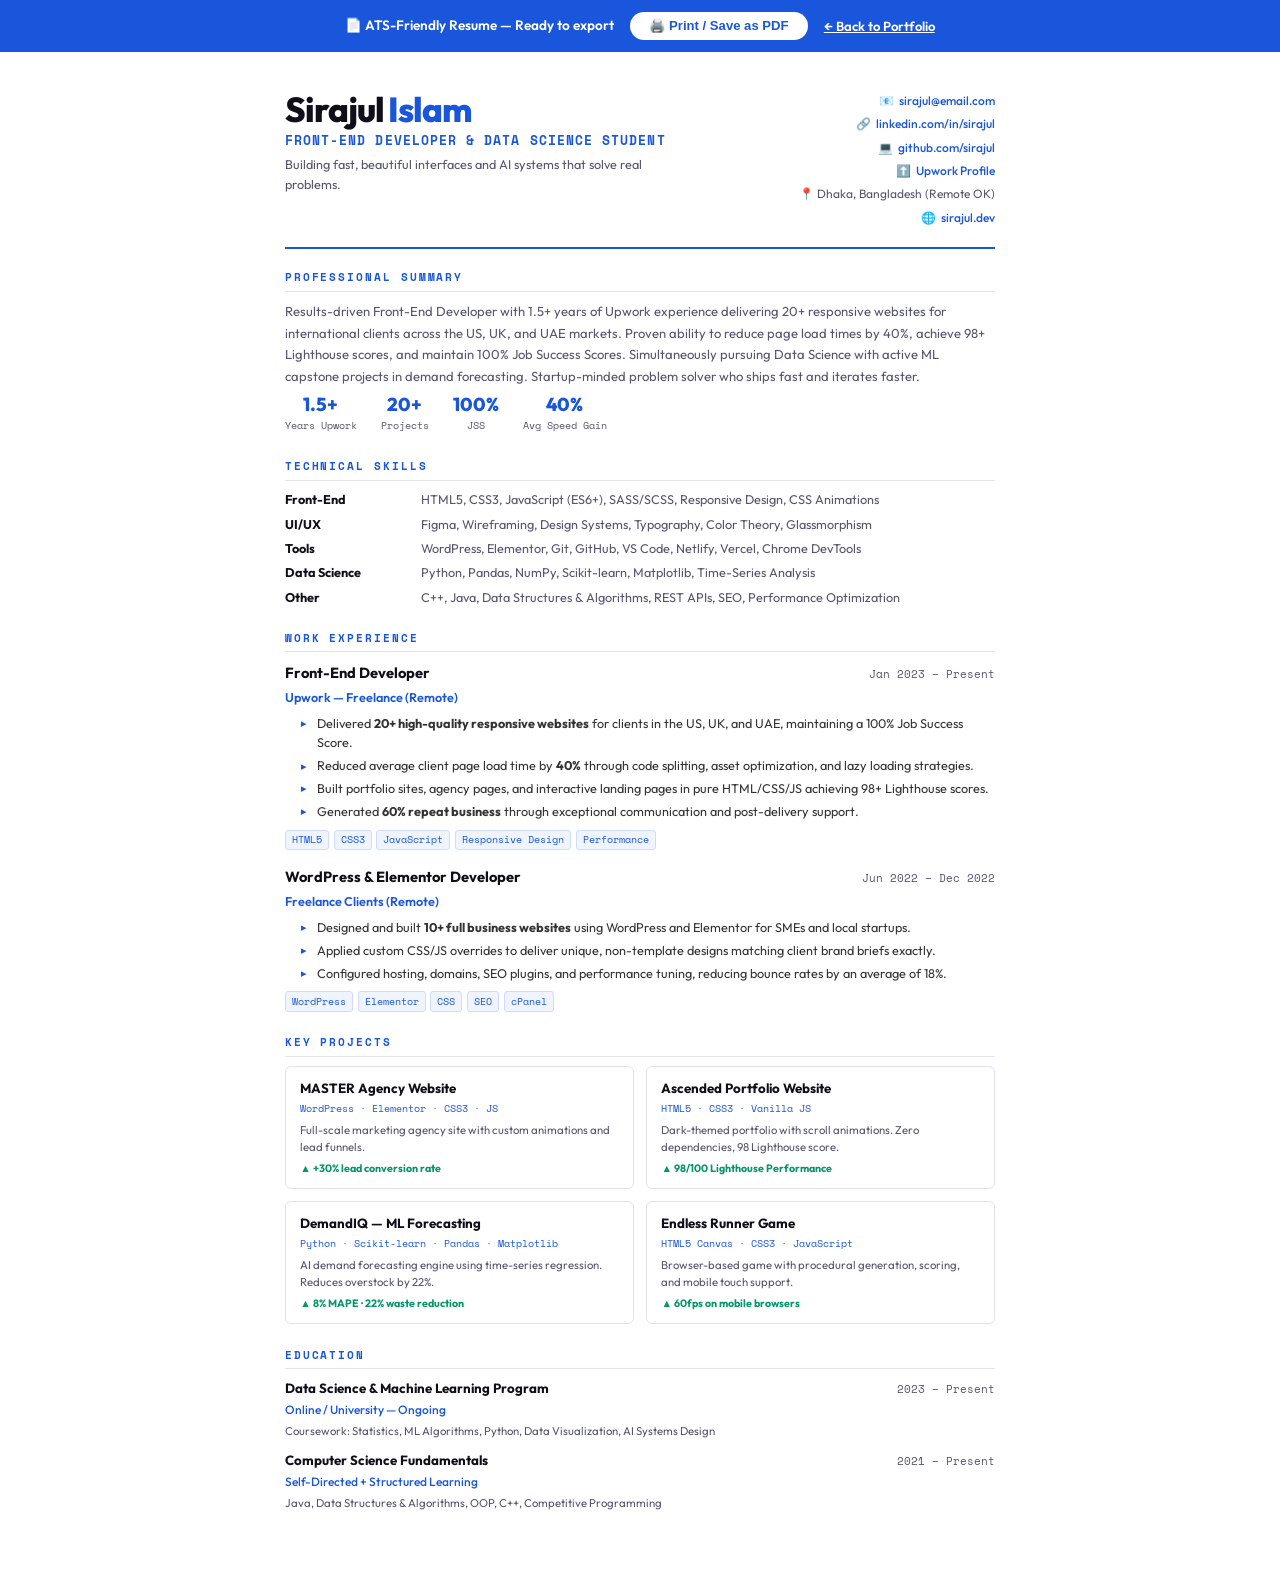
<file: resume.html>
<!DOCTYPE html>
<html lang="en">
<head>
  <meta charset="UTF-8" />
  <meta name="viewport" content="width=device-width, initial-scale=1.0" />
  <!-- ATS-FRIENDLY: Plain text content, semantic HTML, no images in text areas -->
  <!-- TO EXPORT AS PDF: Open in Chrome → Print → Save as PDF → Set margins to None or Minimum -->
  <title>Sirajul Islam — Resume</title>
  <link href="https://fonts.googleapis.com/css2?family=Outfit:wght@400;500;600;700;800&family=Space+Mono:wght@400;700&display=swap" rel="stylesheet" />
  <style>
    /* ===== RESUME PRINT STYLES ===== */
    :root {
      --accent:   #1a56db;
      --text:     #0f0f1a;
      --muted:    #555570;
      --border:   #e2e2ef;
      --bg-tag:   #f0f4ff;
      --font:     'Outfit', sans-serif;
      --mono:     'Space Mono', monospace;
    }

    * { box-sizing: border-box; margin: 0; padding: 0; }

    body {
      font-family: var(--font);
      color: var(--text);
      background: #fff;
      font-size: 10.5pt;
      line-height: 1.55;
      -webkit-print-color-adjust: exact;
      print-color-adjust: exact;
    }

    .page {
      max-width: 800px;
      margin: 0 auto;
      padding: 2.5rem 2.8rem;
    }

    /* ===== HEADER ===== */
    .resume-header {
      display: flex;
      justify-content: space-between;
      align-items: flex-start;
      padding-bottom: 1.25rem;
      border-bottom: 2px solid var(--accent);
      margin-bottom: 1.25rem;
    }

    .header-left h1 {
      font-size: 26pt;
      font-weight: 800;
      letter-spacing: -0.03em;
      line-height: 1;
      color: var(--text);
      margin-bottom: 0.2rem;
    }

    .header-left h1 span { color: var(--accent); }

    .header-title {
      font-size: 10pt;
      font-weight: 600;
      color: var(--accent);
      font-family: var(--mono);
      letter-spacing: 0.08em;
      text-transform: uppercase;
      margin-bottom: 0.3rem;
    }

    .header-tagline {
      font-size: 9.5pt;
      color: var(--muted);
      max-width: 400px;
    }

    .header-right {
      display: flex;
      flex-direction: column;
      align-items: flex-end;
      gap: 0.3rem;
      font-size: 9pt;
      color: var(--muted);
    }

    .header-right a {
      color: var(--accent);
      text-decoration: none;
      font-weight: 500;
    }

    .contact-row {
      display: flex;
      align-items: center;
      gap: 0.35rem;
    }

    /* ===== SECTIONS ===== */
    .section {
      margin-bottom: 1.4rem;
    }

    .section-title {
      font-size: 8pt;
      font-weight: 700;
      text-transform: uppercase;
      letter-spacing: 0.18em;
      color: var(--accent);
      font-family: var(--mono);
      margin-bottom: 0.6rem;
      padding-bottom: 0.3rem;
      border-bottom: 1px solid var(--border);
    }

    /* ===== SKILLS ===== */
    .skills-table {
      display: grid;
      grid-template-columns: 120px 1fr;
      gap: 0.3rem 1rem;
      font-size: 9.5pt;
    }

    .skill-cat {
      font-weight: 700;
      color: var(--text);
    }

    .skill-list {
      color: var(--muted);
    }

    /* ===== EXPERIENCE ===== */
    .job {
      margin-bottom: 1rem;
    }

    .job-header {
      display: flex;
      justify-content: space-between;
      align-items: baseline;
      margin-bottom: 0.2rem;
    }

    .job-title {
      font-size: 11pt;
      font-weight: 700;
      color: var(--text);
    }

    .job-date {
      font-size: 8.5pt;
      color: var(--muted);
      font-family: var(--mono);
      white-space: nowrap;
    }

    .job-company {
      font-size: 9.5pt;
      font-weight: 600;
      color: var(--accent);
      margin-bottom: 0.4rem;
    }

    .job ul {
      padding-left: 1rem;
      list-style: none;
      display: flex;
      flex-direction: column;
      gap: 0.2rem;
    }

    .job li {
      font-size: 9.5pt;
      color: #333;
      position: relative;
      padding-left: 1rem;
    }

    .job li::before {
      content: '▸';
      position: absolute;
      left: 0;
      color: var(--accent);
      font-size: 8pt;
      top: 1pt;
    }

    .job-tags {
      display: flex;
      flex-wrap: wrap;
      gap: 0.3rem;
      margin-top: 0.5rem;
    }

    .tag {
      font-size: 7.5pt;
      font-family: var(--mono);
      padding: 1.5px 6px;
      border-radius: 3px;
      background: var(--bg-tag);
      color: var(--accent);
      border: 1px solid #d0dcff;
    }

    /* ===== PROJECTS ===== */
    .projects-grid {
      display: grid;
      grid-template-columns: 1fr 1fr;
      gap: 0.75rem;
    }

    .project-item {
      border: 1px solid var(--border);
      border-radius: 6px;
      padding: 0.7rem 0.9rem;
    }

    .project-name {
      font-size: 10pt;
      font-weight: 700;
      margin-bottom: 0.1rem;
    }

    .project-tech {
      font-size: 7.5pt;
      color: var(--accent);
      font-family: var(--mono);
      margin-bottom: 0.35rem;
    }

    .project-desc {
      font-size: 8.5pt;
      color: var(--muted);
      line-height: 1.5;
    }

    .project-impact {
      font-size: 8pt;
      font-weight: 700;
      color: #059669;
      margin-top: 0.3rem;
    }

    /* ===== EDUCATION ===== */
    .edu-item {
      display: flex;
      justify-content: space-between;
      align-items: baseline;
      margin-bottom: 0.6rem;
    }

    .edu-title {
      font-size: 10pt;
      font-weight: 700;
    }

    .edu-school {
      font-size: 9pt;
      color: var(--accent);
      font-weight: 500;
      margin-top: 0.1rem;
    }

    .edu-year {
      font-size: 8.5pt;
      color: var(--muted);
      font-family: var(--mono);
    }

    .edu-courses {
      font-size: 8.5pt;
      color: var(--muted);
      margin-top: 0.25rem;
    }

    /* ===== SUMMARY ===== */
    .summary-text {
      font-size: 9.8pt;
      color: var(--muted);
      line-height: 1.65;
    }

    /* ===== METRICS ROW ===== */
    .metrics-row {
      display: flex;
      gap: 1.5rem;
      margin-top: 0.5rem;
    }

    .metric {
      text-align: center;
    }

    .metric-num {
      font-size: 14pt;
      font-weight: 800;
      color: var(--accent);
      display: block;
      line-height: 1;
    }

    .metric-label {
      font-size: 7.5pt;
      color: var(--muted);
      font-family: var(--mono);
    }

    /* ===== PRINT BUTTON (hidden on print) ===== */
    .print-bar {
      background: #1a56db;
      color: #fff;
      display: flex;
      align-items: center;
      justify-content: center;
      gap: 1rem;
      padding: 0.75rem;
      font-family: var(--font);
      font-size: 0.85rem;
      font-weight: 600;
      position: sticky;
      top: 0;
      z-index: 100;
    }

    .print-bar button {
      background: #fff;
      color: #1a56db;
      border: none;
      padding: 0.4rem 1.2rem;
      border-radius: 50px;
      font-weight: 700;
      cursor: pointer;
      font-size: 0.82rem;
    }

    @media print {
      .print-bar { display: none; }
      body { font-size: 10pt; }
      .page { padding: 1.5cm 1.8cm; max-width: 100%; }
      a { color: var(--accent); }
    }
  </style>
</head>
<body>

  <!-- Print / Export bar — hidden when printing -->
  <div class="print-bar">
    <span>📄 ATS-Friendly Resume — Ready to export</span>
    <button onclick="window.print()">🖨️ Print / Save as PDF</button>
    <a href="index.html" style="color:#fff; text-decoration:underline; font-size:0.82rem;">← Back to Portfolio</a>
  </div>

  <div class="page">

    <!-- ===== HEADER ===== -->
    <header class="resume-header">
      <div class="header-left">
        <!-- Replace name below -->
        <h1>Sirajul <span>Islam</span></h1>
        <!-- Replace title below -->
        <p class="header-title">Front-End Developer &amp; Data Science Student</p>
        <p class="header-tagline">Building fast, beautiful interfaces and AI systems that solve real problems.</p>
      </div>
      <div class="header-right">
        <!-- Replace all contact info below -->
        <div class="contact-row">📧 <a href="mailto:sirajul@email.com">sirajul@email.com</a></div>
        <div class="contact-row">🔗 <a href="https://linkedin.com/in/sirajul">linkedin.com/in/sirajul</a></div>
        <div class="contact-row">💻 <a href="https://github.com/sirajul">github.com/sirajul</a></div>
        <div class="contact-row">⬆️ <a href="https://upwork.com/freelancers/sirajul">Upwork Profile</a></div>
        <div class="contact-row">📍 Dhaka, Bangladesh (Remote OK)</div>
        <!-- Replace with your portfolio URL -->
        <div class="contact-row">🌐 <a href="https://sirajul.dev">sirajul.dev</a></div>
      </div>
    </header>

    <!-- ===== SUMMARY ===== -->
    <div class="section">
      <div class="section-title">Professional Summary</div>
      <!-- Replace with your personal summary. Keep under 3 lines for ATS. -->
      <p class="summary-text">
        Results-driven Front-End Developer with 1.5+ years of Upwork experience delivering 20+ responsive websites for international clients across the US, UK, and UAE markets. 
        Proven ability to reduce page load times by 40%, achieve 98+ Lighthouse scores, and maintain 100% Job Success Scores. 
        Simultaneously pursuing Data Science with active ML capstone projects in demand forecasting. 
        Startup-minded problem solver who ships fast and iterates faster.
      </p>
      <div class="metrics-row">
        <div class="metric"><span class="metric-num">1.5+</span><span class="metric-label">Years Upwork</span></div>
        <div class="metric"><span class="metric-num">20+</span><span class="metric-label">Projects</span></div>
        <div class="metric"><span class="metric-num">100%</span><span class="metric-label">JSS</span></div>
        <div class="metric"><span class="metric-num">40%</span><span class="metric-label">Avg Speed Gain</span></div>
      </div>
    </div>

    <!-- ===== SKILLS ===== -->
    <div class="section">
      <div class="section-title">Technical Skills</div>
      <div class="skills-table">
        <!-- Replace skills with your actual proficiencies -->
        <span class="skill-cat">Front-End</span>
        <span class="skill-list">HTML5, CSS3, JavaScript (ES6+), SASS/SCSS, Responsive Design, CSS Animations</span>

        <span class="skill-cat">UI/UX</span>
        <span class="skill-list">Figma, Wireframing, Design Systems, Typography, Color Theory, Glassmorphism</span>

        <span class="skill-cat">Tools</span>
        <span class="skill-list">WordPress, Elementor, Git, GitHub, VS Code, Netlify, Vercel, Chrome DevTools</span>

        <span class="skill-cat">Data Science</span>
        <span class="skill-list">Python, Pandas, NumPy, Scikit-learn, Matplotlib, Time-Series Analysis</span>

        <span class="skill-cat">Other</span>
        <span class="skill-list">C++, Java, Data Structures &amp; Algorithms, REST APIs, SEO, Performance Optimization</span>
      </div>
    </div>

    <!-- ===== EXPERIENCE ===== -->
    <div class="section">
      <div class="section-title">Work Experience</div>

      <!-- Job 1 — Replace with actual details -->
      <div class="job">
        <div class="job-header">
          <span class="job-title">Front-End Developer</span>
          <span class="job-date">Jan 2023 – Present</span>
        </div>
        <div class="job-company">Upwork — Freelance (Remote)</div>
        <ul>
          <li>Delivered <strong>20+ high-quality responsive websites</strong> for clients in the US, UK, and UAE, maintaining a 100% Job Success Score.</li>
          <li>Reduced average client page load time by <strong>40%</strong> through code splitting, asset optimization, and lazy loading strategies.</li>
          <li>Built portfolio sites, agency pages, and interactive landing pages in pure HTML/CSS/JS achieving 98+ Lighthouse scores.</li>
          <li>Generated <strong>60% repeat business</strong> through exceptional communication and post-delivery support.</li>
        </ul>
        <div class="job-tags">
          <span class="tag">HTML5</span><span class="tag">CSS3</span><span class="tag">JavaScript</span><span class="tag">Responsive Design</span><span class="tag">Performance</span>
        </div>
      </div>

      <!-- Job 2 — Replace with actual details -->
      <div class="job">
        <div class="job-header">
          <span class="job-title">WordPress & Elementor Developer</span>
          <span class="job-date">Jun 2022 – Dec 2022</span>
        </div>
        <div class="job-company">Freelance Clients (Remote)</div>
        <ul>
          <li>Designed and built <strong>10+ full business websites</strong> using WordPress and Elementor for SMEs and local startups.</li>
          <li>Applied custom CSS/JS overrides to deliver unique, non-template designs matching client brand briefs exactly.</li>
          <li>Configured hosting, domains, SEO plugins, and performance tuning, reducing bounce rates by an average of 18%.</li>
        </ul>
        <div class="job-tags">
          <span class="tag">WordPress</span><span class="tag">Elementor</span><span class="tag">CSS</span><span class="tag">SEO</span><span class="tag">cPanel</span>
        </div>
      </div>

    </div>

    <!-- ===== PROJECTS ===== -->
    <div class="section">
      <div class="section-title">Key Projects</div>
      <div class="projects-grid">

        <!-- Replace project details below -->
        <div class="project-item">
          <div class="project-name">MASTER Agency Website</div>
          <div class="project-tech">WordPress · Elementor · CSS3 · JS</div>
          <div class="project-desc">Full-scale marketing agency site with custom animations and lead funnels.</div>
          <div class="project-impact">▲ +30% lead conversion rate</div>
        </div>

        <div class="project-item">
          <div class="project-name">Ascended Portfolio Website</div>
          <div class="project-tech">HTML5 · CSS3 · Vanilla JS</div>
          <div class="project-desc">Dark-themed portfolio with scroll animations. Zero dependencies, 98 Lighthouse score.</div>
          <div class="project-impact">▲ 98/100 Lighthouse Performance</div>
        </div>

        <div class="project-item">
          <div class="project-name">DemandIQ — ML Forecasting</div>
          <div class="project-tech">Python · Scikit-learn · Pandas · Matplotlib</div>
          <div class="project-desc">AI demand forecasting engine using time-series regression. Reduces overstock by 22%.</div>
          <div class="project-impact">▲ 8% MAPE · 22% waste reduction</div>
        </div>

        <div class="project-item">
          <div class="project-name">Endless Runner Game</div>
          <div class="project-tech">HTML5 Canvas · CSS3 · JavaScript</div>
          <div class="project-desc">Browser-based game with procedural generation, scoring, and mobile touch support.</div>
          <div class="project-impact">▲ 60fps on mobile browsers</div>
        </div>

      </div>
    </div>

    <!-- ===== EDUCATION ===== -->
    <div class="section">
      <div class="section-title">Education</div>

      <!-- Replace with actual institution -->
      <div class="edu-item">
        <div>
          <div class="edu-title">Data Science & Machine Learning Program</div>
          <div class="edu-school">Online / University — Ongoing</div>
          <div class="edu-courses">Coursework: Statistics, ML Algorithms, Python, Data Visualization, AI Systems Design</div>
        </div>
        <div class="edu-year">2023 – Present</div>
      </div>

      <div class="edu-item">
        <div>
          <div class="edu-title">Computer Science Fundamentals</div>
          <div class="edu-school">Self-Directed + Structured Learning</div>
          <div class="edu-courses">Java, Data Structures & Algorithms, OOP, C++, Competitive Programming</div>
        </div>
        <div class="edu-year">2021 – Present</div>
      </div>
    </div>

  </div><!-- /page -->

</body>
</html>
</file>
<file: style.css>
/* ==========================================================
   SIRAJUL ISLAM — RESUME WEBSITE
   style.css — Main Stylesheet
   
   Sections:
   1. CSS Variables & Themes
   2. Reset & Base
   3. Typography
   4. Utilities & Layout
   5. Loader
   6. Cursor
   7. Navbar
   8. Hero
   9. About
   10. Skills
   11. Experience
   12. Projects
   13. Education
   14. Testimonials
   15. Contact
   16. Footer
   17. Animations & Scroll Reveals
   18. Responsive
   ========================================================== */

/* ===================== 1. CSS VARIABLES ===================== */
:root {
  /* --- Dark Theme (default) --- */
  --bg-primary:    #0a0a0f;
  --bg-secondary:  #0f0f1a;
  --bg-card:       rgba(255, 255, 255, 0.04);
  --bg-card-hover: rgba(255, 255, 255, 0.07);
  --border:        rgba(255, 255, 255, 0.08);
  --border-accent: rgba(99, 179, 237, 0.3);

  --text-primary:   #f0f0f8;
  --text-secondary: #8a8aaa;
  --text-muted:     #555570;

  /* Accent palette — electric teal + warm gold */
  --accent:       #63b3ed;       /* electric sky blue */
  --accent-warm:  #f6ad55;       /* amber */
  --accent-purple:#b794f4;       /* lavender */
  --accent-green: #68d391;       /* mint */
  --accent-glow:  rgba(99, 179, 237, 0.15);

  --glass-bg:     rgba(15, 15, 30, 0.65);
  --glass-border: rgba(255, 255, 255, 0.07);
  --glass-blur:   blur(18px);

  --shadow-card:  0 4px 32px rgba(0, 0, 0, 0.45);
  --shadow-glow:  0 0 60px rgba(99, 179, 237, 0.12);

  --radius-sm:  8px;
  --radius-md:  16px;
  --radius-lg:  24px;
  --radius-xl:  36px;

  --font-body:    'Outfit', sans-serif;
  --font-mono:    'Space Mono', monospace;

  --transition:   all 0.35s cubic-bezier(0.4, 0, 0.2, 1);
  --transition-fast: all 0.18s ease;
}

/* --- Light Theme --- */
[data-theme="light"] {
  --bg-primary:    #f4f4fb;
  --bg-secondary:  #ffffff;
  --bg-card:       rgba(255, 255, 255, 0.85);
  --bg-card-hover: rgba(255, 255, 255, 0.98);
  --border:        rgba(0, 0, 0, 0.07);
  --border-accent: rgba(37, 99, 235, 0.2);

  --text-primary:   #0a0a1a;
  --text-secondary: #4a4a6a;
  --text-muted:     #8888aa;

  --accent:       #2563eb;
  --accent-warm:  #d97706;
  --accent-purple:#7c3aed;
  --accent-green: #059669;
  --accent-glow:  rgba(37, 99, 235, 0.08);

  --glass-bg:     rgba(255, 255, 255, 0.75);
  --glass-border: rgba(0, 0, 0, 0.06);
  --shadow-card:  0 4px 32px rgba(0, 0, 0, 0.1);
  --shadow-glow:  0 0 60px rgba(37, 99, 235, 0.08);
}

/* ===================== 2. RESET & BASE ===================== */
*, *::before, *::after { box-sizing: border-box; margin: 0; padding: 0; }

html {
  scroll-behavior: smooth;
  scroll-padding-top: 80px;
  font-size: 16px;
}

body {
  font-family: var(--font-body);
  background: var(--bg-primary);
  color: var(--text-primary);
  line-height: 1.7;
  overflow-x: hidden;
  transition: background 0.4s ease, color 0.4s ease;
}

a { color: inherit; text-decoration: none; }
ul { list-style: none; }
img { max-width: 100%; display: block; }
button { cursor: pointer; border: none; background: none; font-family: inherit; }
input, textarea {
  font-family: inherit;
  background: transparent;
  outline: none;
}

/* ===================== 3. TYPOGRAPHY ===================== */
.section-heading {
  font-size: clamp(2rem, 5vw, 3.2rem);
  font-weight: 800;
  line-height: 1.15;
  letter-spacing: -0.03em;
  margin-bottom: 0.6em;
}

.section-label {
  font-family: var(--font-mono);
  font-size: 0.78rem;
  letter-spacing: 0.18em;
  text-transform: uppercase;
  color: var(--accent);
  margin-bottom: 0.75rem;
  display: flex;
  align-items: center;
  gap: 0.5rem;
}

.section-label::before {
  content: '';
  display: inline-block;
  width: 24px;
  height: 2px;
  background: var(--accent);
  border-radius: 2px;
}

.accent { color: var(--accent); }
em { font-style: normal; color: var(--accent); font-weight: 600; }

/* ===================== 4. UTILITIES ===================== */
.container {
  max-width: 1160px;
  margin: 0 auto;
  padding: 0 clamp(1rem, 4vw, 2rem);
}

.section {
  padding: clamp(5rem, 10vw, 9rem) 0;
  position: relative;
}

.section-alt {
  background: var(--bg-secondary);
}

.text-center { text-align: center; }

/* Glass card utility */
.glass-card {
  background: var(--glass-bg);
  border: 1px solid var(--glass-border);
  backdrop-filter: var(--glass-blur);
  -webkit-backdrop-filter: var(--glass-blur);
  border-radius: var(--radius-md);
  padding: 2rem;
  box-shadow: var(--shadow-card);
  transition: var(--transition);
}

.glass-card:hover {
  border-color: var(--border-accent);
  box-shadow: var(--shadow-card), 0 0 0 1px var(--border-accent), var(--shadow-glow);
  transform: translateY(-3px);
}

/* Buttons */
.btn {
  display: inline-flex;
  align-items: center;
  gap: 0.5rem;
  padding: 0.75rem 1.6rem;
  border-radius: 50px;
  font-weight: 600;
  font-size: 0.9rem;
  transition: var(--transition);
  white-space: nowrap;
  cursor: pointer;
}

.btn-primary {
  background: var(--accent);
  color: #fff;
  box-shadow: 0 4px 20px var(--accent-glow);
}

.btn-primary:hover {
  filter: brightness(1.15);
  transform: translateY(-2px);
  box-shadow: 0 8px 30px var(--accent-glow);
}

.btn-glass {
  background: var(--bg-card);
  border: 1px solid var(--glass-border);
  color: var(--text-primary);
  backdrop-filter: var(--glass-blur);
}

.btn-glass:hover {
  background: var(--bg-card-hover);
  border-color: var(--accent);
  color: var(--accent);
}

.btn-ghost {
  background: transparent;
  color: var(--text-secondary);
  border: 1px solid var(--border);
}

.btn-ghost:hover {
  border-color: var(--accent);
  color: var(--accent);
}

.btn-outline {
  border: 1px solid var(--border);
  color: var(--text-primary);
  padding: 0.5rem 1.1rem;
  border-radius: 50px;
  font-size: 0.85rem;
  transition: var(--transition);
}

.btn-outline:hover {
  border-color: var(--accent);
  color: var(--accent);
}

.btn-sm {
  padding: 0.5rem 1rem;
  font-size: 0.82rem;
}

.btn-full { width: 100%; justify-content: center; }

/* Tags */
.tag {
  display: inline-block;
  padding: 0.3rem 0.85rem;
  border-radius: 50px;
  font-size: 0.8rem;
  font-weight: 500;
  background: var(--bg-card);
  border: 1px solid var(--glass-border);
  color: var(--text-secondary);
  transition: var(--transition-fast);
}

.tag:hover {
  border-color: var(--accent);
  color: var(--accent);
}

.tag-sm {
  display: inline-block;
  padding: 0.2rem 0.6rem;
  border-radius: 4px;
  font-size: 0.72rem;
  font-weight: 600;
  font-family: var(--font-mono);
  background: var(--accent-glow);
  color: var(--accent);
  border: 1px solid var(--border-accent);
}

/* Pills */
.pill {
  display: inline-block;
  padding: 0.3rem 0.8rem;
  border-radius: 50px;
  font-size: 0.78rem;
  font-weight: 600;
  margin: 0.2rem;
}

.pill-primary { background: rgba(99,179,237,0.12); color: var(--accent); }
.pill-accent  { background: rgba(246,173,85,0.12);  color: var(--accent-warm); }
.pill-green   { background: rgba(104,211,145,0.12); color: var(--accent-green); }
.pill-purple  { background: rgba(183,148,244,0.12); color: var(--accent-purple); }
.pill-orange  { background: rgba(252,129,74,0.12);  color: #fc814a; }

/* ===================== 5. LOADER ===================== */
#loader {
  position: fixed;
  inset: 0;
  z-index: 9999;
  background: var(--bg-primary);
  display: flex;
  align-items: center;
  justify-content: center;
  transition: opacity 0.6s ease, visibility 0.6s ease;
}

#loader.hidden {
  opacity: 0;
  visibility: hidden;
}

.loader-inner {
  display: flex;
  flex-direction: column;
  align-items: center;
  gap: 1rem;
}

.loader-name {
  font-size: 5rem;
  font-weight: 800;
  color: var(--accent);
  line-height: 1;
  animation: pulse 1.5s ease infinite;
}

.loader-bar {
  width: 200px;
  height: 2px;
  background: var(--border);
  border-radius: 2px;
  overflow: hidden;
}

.loader-fill {
  height: 100%;
  width: 0%;
  background: linear-gradient(90deg, var(--accent), var(--accent-purple));
  border-radius: 2px;
  animation: load 2s ease forwards;
}

.loader-tag {
  font-family: var(--font-mono);
  font-size: 0.75rem;
  color: var(--text-muted);
  letter-spacing: 0.1em;
}

@keyframes load {
  to { width: 100%; }
}

@keyframes pulse {
  0%, 100% { opacity: 1; }
  50% { opacity: 0.4; }
}

/* ===================== 6. CURSOR ===================== */
.cursor-dot,
.cursor-ring {
  position: fixed;
  border-radius: 50%;
  pointer-events: none;
  z-index: 9000;
  transition: transform 0.1s ease;
}

.cursor-dot {
  width: 8px;
  height: 8px;
  background: var(--accent);
  transform: translate(-50%, -50%);
}

.cursor-ring {
  width: 36px;
  height: 36px;
  border: 1.5px solid var(--accent);
  opacity: 0.5;
  transform: translate(-50%, -50%);
  transition: width 0.25s ease, height 0.25s ease, opacity 0.25s ease;
}

body:has(a:hover) .cursor-ring,
body:has(button:hover) .cursor-ring {
  width: 56px;
  height: 56px;
  opacity: 0.3;
}

@media (hover: none) {
  .cursor-dot, .cursor-ring { display: none; }
}

/* ===================== 7. NAVBAR ===================== */
#navbar {
  position: fixed;
  top: 0;
  left: 0;
  right: 0;
  z-index: 800;
  padding: 1.1rem 2.5rem;
  display: flex;
  align-items: center;
  gap: 2rem;
  transition: var(--transition);
}

#navbar.scrolled {
  background: var(--glass-bg);
  backdrop-filter: var(--glass-blur);
  -webkit-backdrop-filter: var(--glass-blur);
  border-bottom: 1px solid var(--glass-border);
  padding: 0.8rem 2.5rem;
}

.nav-logo .logo-text {
  font-size: 1.5rem;
  font-weight: 800;
  letter-spacing: -0.05em;
  color: var(--text-primary);
}

.logo-dot { color: var(--accent); }

.nav-links {
  display: flex;
  align-items: center;
  gap: 0.25rem;
  margin-left: auto;
}

.nav-links a {
  padding: 0.45rem 0.9rem;
  border-radius: 50px;
  font-size: 0.875rem;
  font-weight: 500;
  color: var(--text-secondary);
  transition: var(--transition-fast);
}

.nav-links a:hover {
  color: var(--text-primary);
  background: var(--bg-card);
}

.nav-links a.active {
  color: var(--accent);
}

.nav-actions {
  display: flex;
  align-items: center;
  gap: 0.75rem;
}

.theme-toggle {
  width: 38px;
  height: 38px;
  border-radius: 50%;
  display: flex;
  align-items: center;
  justify-content: center;
  color: var(--text-secondary);
  background: var(--bg-card);
  border: 1px solid var(--glass-border);
  transition: var(--transition-fast);
  font-size: 0.9rem;
}

.theme-toggle:hover {
  color: var(--accent);
  border-color: var(--border-accent);
}

.nav-hamburger {
  display: none;
  flex-direction: column;
  gap: 5px;
  padding: 0.5rem;
}

.nav-hamburger span {
  display: block;
  width: 22px;
  height: 2px;
  background: var(--text-primary);
  border-radius: 2px;
  transition: var(--transition-fast);
}

/* Mobile menu */
.mobile-menu {
  position: fixed;
  inset: 0;
  z-index: 900;
  background: var(--bg-primary);
  display: flex;
  flex-direction: column;
  align-items: center;
  justify-content: center;
  gap: 2rem;
  transform: translateX(100%);
  transition: transform 0.4s cubic-bezier(0.4, 0, 0.2, 1);
}

.mobile-menu.open { transform: translateX(0); }

.mobile-menu ul {
  display: flex;
  flex-direction: column;
  align-items: center;
  gap: 1.5rem;
}

.mobile-link {
  font-size: 1.8rem;
  font-weight: 700;
  color: var(--text-primary);
  transition: color 0.2s;
}

.mobile-link:hover { color: var(--accent); }

.mobile-close {
  position: absolute;
  top: 1.5rem;
  right: 1.5rem;
  font-size: 1.5rem;
  color: var(--text-secondary);
  transition: color 0.2s;
}

.mobile-close:hover { color: var(--accent); }

/* ===================== 8. HERO ===================== */
#hero {
  min-height: 100vh;
  display: flex;
  align-items: center;
  padding: 8rem 0 4rem;
  position: relative;
  overflow: hidden;
}

.hero-bg {
  position: absolute;
  inset: 0;
  z-index: 0;
  pointer-events: none;
}

.hero-glow {
  position: absolute;
  border-radius: 50%;
  filter: blur(100px);
  opacity: 0.25;
}

.glow-1 {
  width: 600px;
  height: 600px;
  background: radial-gradient(circle, var(--accent), transparent);
  top: -200px;
  right: -100px;
  animation: driftA 12s ease-in-out infinite alternate;
}

.glow-2 {
  width: 400px;
  height: 400px;
  background: radial-gradient(circle, var(--accent-purple), transparent);
  bottom: -100px;
  left: 10%;
  animation: driftB 15s ease-in-out infinite alternate;
}

@keyframes driftA {
  to { transform: translate(-40px, 60px) scale(1.05); }
}
@keyframes driftB {
  to { transform: translate(60px, -30px) scale(0.95); }
}

.grid-overlay {
  position: absolute;
  inset: 0;
  background-image:
    linear-gradient(var(--border) 1px, transparent 1px),
    linear-gradient(90deg, var(--border) 1px, transparent 1px);
  background-size: 60px 60px;
  mask-image: radial-gradient(ellipse 80% 80% at 50% 50%, black 40%, transparent 100%);
  -webkit-mask-image: radial-gradient(ellipse 80% 80% at 50% 50%, black 40%, transparent 100%);
}

.hero-container {
  position: relative;
  z-index: 1;
  max-width: 1160px;
  margin: 0 auto;
  padding: 0 clamp(1rem, 4vw, 2rem);
  display: flex;
  align-items: center;
  gap: 4rem;
}

.hero-content { flex: 1; }

.hero-badge {
  display: inline-flex;
  align-items: center;
  gap: 0.5rem;
  background: var(--bg-card);
  border: 1px solid var(--glass-border);
  border-radius: 50px;
  padding: 0.4rem 1rem;
  font-size: 0.8rem;
  font-weight: 500;
  color: var(--text-secondary);
  margin-bottom: 1.5rem;
}

.badge-dot {
  width: 8px;
  height: 8px;
  border-radius: 50%;
  background: var(--accent-green);
  box-shadow: 0 0 8px var(--accent-green);
  animation: blink 2s ease infinite;
}

@keyframes blink {
  0%, 100% { opacity: 1; }
  50% { opacity: 0.3; }
}

.hero-name {
  display: flex;
  flex-direction: column;
  font-size: clamp(3.5rem, 9vw, 6.5rem);
  font-weight: 800;
  letter-spacing: -0.04em;
  line-height: 0.95;
  margin-bottom: 1rem;
}

.name-line { display: block; }

.hero-title {
  font-size: clamp(1rem, 2.5vw, 1.2rem);
  font-weight: 500;
  color: var(--text-secondary);
  margin-bottom: 1.2rem;
  font-family: var(--font-mono);
}

.divider {
  color: var(--accent);
  margin: 0 0.4rem;
}

.hero-tagline {
  font-size: clamp(1rem, 2vw, 1.1rem);
  color: var(--text-secondary);
  max-width: 560px;
  line-height: 1.75;
  margin-bottom: 2rem;
}

.hero-cta {
  display: flex;
  flex-wrap: wrap;
  gap: 0.75rem;
  margin-bottom: 3rem;
}

.hero-stats {
  display: flex;
  align-items: center;
  gap: 2rem;
}

.stat-num {
  display: block;
  font-size: 1.75rem;
  font-weight: 800;
  color: var(--text-primary);
  line-height: 1;
  font-feature-settings: 'tnum';
}

.stat-label {
  font-size: 0.75rem;
  color: var(--text-muted);
  font-weight: 500;
}

.stat-divider {
  width: 1px;
  height: 40px;
  background: var(--border);
}

/* Hero photo */
.hero-photo {
  flex-shrink: 0;
  position: relative;
}

.photo-frame {
  position: relative;
  width: 340px;
  height: 400px;
}

.photo-placeholder {
  width: 100%;
  height: 100%;
  border-radius: var(--radius-lg);
  background: var(--glass-bg);
  border: 1px solid var(--glass-border);
  backdrop-filter: var(--glass-blur);
  display: flex;
  align-items: center;
  justify-content: center;
  overflow: hidden;
}

.placeholder-inner {
  display: flex;
  flex-direction: column;
  align-items: center;
  gap: 0.5rem;
  color: var(--text-muted);
}

.placeholder-inner i {
  font-size: 3rem;
  color: var(--border);
}

.placeholder-inner span {
  font-size: 0.85rem;
  font-weight: 600;
  color: var(--text-muted);
}

.placeholder-inner small {
  font-size: 0.7rem;
  font-family: var(--font-mono);
  color: var(--text-muted);
  opacity: 0.6;
}

.photo-ring {
  position: absolute;
  inset: -12px;
  border-radius: calc(var(--radius-lg) + 12px);
  border: 1px solid var(--border-accent);
  animation: ringPulse 3s ease infinite;
}

@keyframes ringPulse {
  0%, 100% { opacity: 0.4; transform: scale(1); }
  50% { opacity: 0.8; transform: scale(1.01); }
}

.photo-tag {
  position: absolute;
  bottom: -16px;
  left: 50%;
  transform: translateX(-50%);
  background: var(--glass-bg);
  border: 1px solid var(--glass-border);
  backdrop-filter: var(--glass-blur);
  border-radius: 50px;
  padding: 0.5rem 1.2rem;
  font-size: 0.8rem;
  font-weight: 600;
  display: flex;
  align-items: center;
  gap: 0.5rem;
  white-space: nowrap;
  color: var(--accent-green);
}

/* Scroll indicator */
.scroll-indicator {
  position: absolute;
  bottom: 2.5rem;
  left: 50%;
  transform: translateX(-50%);
  display: flex;
  flex-direction: column;
  align-items: center;
  gap: 0.5rem;
  color: var(--text-muted);
  font-size: 0.72rem;
  font-family: var(--font-mono);
  letter-spacing: 0.1em;
  animation: fadeDown 2s ease 3s both;
}

.scroll-line {
  width: 1px;
  height: 40px;
  background: linear-gradient(to bottom, var(--accent), transparent);
  animation: scrollLine 1.8s ease infinite;
}

@keyframes scrollLine {
  0% { transform: scaleY(0); transform-origin: top; opacity: 1; }
  50% { transform: scaleY(1); transform-origin: top; opacity: 1; }
  51% { transform: scaleY(1); transform-origin: bottom; opacity: 1; }
  100% { transform: scaleY(0); transform-origin: bottom; opacity: 0; }
}

@keyframes fadeDown {
  from { opacity: 0; transform: translateX(-50%) translateY(-10px); }
  to { opacity: 1; transform: translateX(-50%) translateY(0); }
}

/* ===================== 9. ABOUT ===================== */
.about-grid {
  display: grid;
  grid-template-columns: 1fr 380px;
  gap: 4rem;
  align-items: start;
  margin-top: 3rem;
}

.about-text p {
  color: var(--text-secondary);
  margin-bottom: 1.2rem;
  font-size: 1.05rem;
}

.about-tags {
  display: flex;
  flex-wrap: wrap;
  gap: 0.5rem;
  margin-top: 1.5rem;
}

.about-card-col {
  display: flex;
  flex-direction: column;
  gap: 1.25rem;
}

.about-info-card .info-row {
  display: flex;
  align-items: center;
  gap: 0.75rem;
  padding: 0.6rem 0;
  border-bottom: 1px solid var(--border);
  font-size: 0.9rem;
  color: var(--text-secondary);
}

.about-info-card .info-row:last-child { border-bottom: none; }

.about-info-card .info-row i {
  color: var(--accent);
  width: 16px;
  text-align: center;
}

.collab-card .collab-text {
  font-size: 0.8rem;
  text-transform: uppercase;
  letter-spacing: 0.1em;
  color: var(--text-muted);
  font-family: var(--font-mono);
  margin-bottom: 1rem;
}

.collab-card li {
  display: flex;
  align-items: center;
  gap: 0.6rem;
  padding: 0.4rem 0;
  font-size: 0.9rem;
  color: var(--text-secondary);
}

.collab-card li i {
  color: var(--accent-green);
  font-size: 0.7rem;
}

/* ===================== 10. SKILLS ===================== */
.skills-grid {
  display: grid;
  grid-template-columns: repeat(2, 1fr);
  gap: 1.5rem;
  margin-top: 3rem;
}

.span-2 { grid-column: 1 / -1; }

.skill-card { padding: 1.75rem; }

.skill-card-header {
  display: flex;
  align-items: center;
  gap: 1rem;
  margin-bottom: 1.25rem;
}

.skill-icon {
  width: 44px;
  height: 44px;
  border-radius: var(--radius-sm);
  background: var(--accent-glow);
  border: 1px solid var(--border-accent);
  display: flex;
  align-items: center;
  justify-content: center;
  color: var(--accent);
  font-size: 1.1rem;
  flex-shrink: 0;
}

.skill-card-header h3 {
  font-size: 1rem;
  font-weight: 700;
}

.skill-pills {
  display: flex;
  flex-wrap: wrap;
  gap: 0.25rem;
  margin-bottom: 1.5rem;
}

.skill-bars {
  display: flex;
  flex-direction: column;
  gap: 0.75rem;
}

.skill-bar-row {
  display: grid;
  grid-template-columns: 130px 1fr 40px;
  align-items: center;
  gap: 0.75rem;
  font-size: 0.82rem;
  color: var(--text-secondary);
}

.bar {
  height: 4px;
  background: var(--border);
  border-radius: 4px;
  overflow: hidden;
}

.bar-fill {
  height: 100%;
  background: linear-gradient(90deg, var(--accent), var(--accent-purple));
  border-radius: 4px;
  width: 0%;
  transition: width 1.2s cubic-bezier(0.4, 0, 0.2, 1);
}

.bar-pct {
  font-family: var(--font-mono);
  font-size: 0.72rem;
  color: var(--accent);
}

/* ===================== 11. EXPERIENCE ===================== */
.timeline {
  position: relative;
  margin-top: 3rem;
  padding-left: 2rem;
}

.timeline::before {
  content: '';
  position: absolute;
  left: 0;
  top: 0;
  bottom: 0;
  width: 1px;
  background: linear-gradient(to bottom, var(--accent), transparent);
}

.timeline-item {
  position: relative;
  padding-bottom: 3rem;
}

.timeline-item:last-child { padding-bottom: 0; }

.timeline-dot {
  position: absolute;
  left: -2.4rem;
  top: 0.3rem;
  width: 14px;
  height: 14px;
  border-radius: 50%;
  background: var(--bg-primary);
  border: 2px solid var(--accent);
  box-shadow: 0 0 12px var(--accent-glow);
}

.timeline-card { padding: 1.75rem 2rem; }

.timeline-header {
  display: flex;
  justify-content: space-between;
  align-items: flex-start;
  gap: 1rem;
  margin-bottom: 1rem;
  flex-wrap: wrap;
}

.timeline-header h3 {
  font-size: 1.05rem;
  font-weight: 700;
}

.timeline-company {
  display: block;
  font-size: 0.85rem;
  color: var(--accent);
  font-weight: 500;
  margin-top: 0.2rem;
}

.timeline-date {
  font-family: var(--font-mono);
  font-size: 0.75rem;
  color: var(--text-muted);
  white-space: nowrap;
  padding: 0.3rem 0.7rem;
  background: var(--bg-card);
  border-radius: 50px;
  border: 1px solid var(--border);
}

.timeline-list {
  display: flex;
  flex-direction: column;
  gap: 0.5rem;
  margin-bottom: 1.25rem;
}

.timeline-list li {
  font-size: 0.9rem;
  color: var(--text-secondary);
  padding-left: 1rem;
  position: relative;
}

.timeline-list li::before {
  content: '→';
  position: absolute;
  left: 0;
  color: var(--accent);
  font-size: 0.8rem;
}

.timeline-tags {
  display: flex;
  flex-wrap: wrap;
  gap: 0.4rem;
}

/* ===================== 12. PROJECTS ===================== */
.projects-grid {
  display: grid;
  grid-template-columns: repeat(3, 1fr);
  gap: 1.5rem;
  margin-top: 3rem;
}

.project-card {
  padding: 0;
  overflow: hidden;
  display: flex;
  flex-direction: column;
  position: relative;
}

.project-card:hover { transform: translateY(-5px); }

.featured-project {
  border-color: rgba(183, 148, 244, 0.3);
}

.featured-badge {
  position: absolute;
  top: 1rem;
  right: 1rem;
  background: var(--accent-purple);
  color: #fff;
  font-size: 0.7rem;
  font-weight: 700;
  padding: 0.25rem 0.7rem;
  border-radius: 50px;
  letter-spacing: 0.05em;
  z-index: 2;
}

.project-header {
  position: relative;
  height: 140px;
  background: linear-gradient(135deg, var(--bg-card), var(--bg-secondary));
  border-bottom: 1px solid var(--glass-border);
  display: flex;
  align-items: center;
  justify-content: center;
  overflow: hidden;
}

.project-type {
  position: absolute;
  top: 0.75rem;
  left: 0.75rem;
  font-size: 0.7rem;
  font-weight: 600;
  font-family: var(--font-mono);
  color: var(--text-muted);
  text-transform: uppercase;
  letter-spacing: 0.08em;
}

.project-img-placeholder {
  font-size: 3rem;
  color: var(--border);
  opacity: 0.5;
}

.project-body {
  padding: 1.5rem;
  flex: 1;
}

.project-body h3 {
  font-size: 1rem;
  font-weight: 700;
  margin-bottom: 0.6rem;
}

.project-body p {
  font-size: 0.85rem;
  color: var(--text-secondary);
  line-height: 1.65;
  margin-bottom: 1rem;
}

.project-impact {
  font-size: 0.8rem;
  font-weight: 600;
  color: var(--accent-green);
  display: flex;
  align-items: center;
  gap: 0.4rem;
  margin-bottom: 1rem;
  font-family: var(--font-mono);
}

.project-stack {
  display: flex;
  flex-wrap: wrap;
  gap: 0.3rem;
}

.project-stack span {
  font-size: 0.7rem;
  font-family: var(--font-mono);
  padding: 0.2rem 0.5rem;
  border-radius: 4px;
  background: var(--bg-card);
  border: 1px solid var(--border);
  color: var(--text-muted);
}

.project-footer {
  padding: 1rem 1.5rem;
  border-top: 1px solid var(--glass-border);
  display: flex;
  gap: 0.5rem;
}

/* ===================== 13. EDUCATION ===================== */
.edu-grid {
  display: grid;
  grid-template-columns: repeat(2, 1fr);
  gap: 1.5rem;
  margin-top: 3rem;
}

.edu-card {
  display: flex;
  gap: 1.5rem;
  align-items: flex-start;
}

.edu-icon {
  width: 52px;
  height: 52px;
  border-radius: var(--radius-sm);
  background: var(--accent-glow);
  border: 1px solid var(--border-accent);
  display: flex;
  align-items: center;
  justify-content: center;
  color: var(--accent);
  font-size: 1.25rem;
  flex-shrink: 0;
}

.edu-body h3 {
  font-size: 1rem;
  font-weight: 700;
  margin-bottom: 0.3rem;
}

.edu-institution {
  display: block;
  font-size: 0.82rem;
  color: var(--accent);
  font-weight: 500;
}

.edu-year {
  display: block;
  font-size: 0.75rem;
  font-family: var(--font-mono);
  color: var(--text-muted);
  margin-bottom: 0.75rem;
}

.edu-body p {
  font-size: 0.88rem;
  color: var(--text-secondary);
  line-height: 1.65;
  margin-bottom: 1rem;
}

.edu-courses {
  display: flex;
  flex-wrap: wrap;
  gap: 0.4rem;
}

.edu-courses span {
  font-size: 0.72rem;
  font-family: var(--font-mono);
  padding: 0.2rem 0.55rem;
  border-radius: 4px;
  background: var(--bg-card);
  border: 1px solid var(--border);
  color: var(--text-muted);
}

/* ===================== 14. TESTIMONIALS ===================== */
.testimonials-grid {
  display: grid;
  grid-template-columns: repeat(3, 1fr);
  gap: 1.5rem;
  margin-top: 3rem;
}

.testimonial-card { padding: 2rem; }

.stars {
  font-size: 1.1rem;
  color: var(--accent-warm);
  margin-bottom: 1rem;
  letter-spacing: 0.1em;
}

.testimonial-text {
  font-size: 0.92rem;
  color: var(--text-secondary);
  line-height: 1.75;
  margin-bottom: 1.5rem;
  font-style: italic;
}

.testimonial-author {
  display: flex;
  align-items: center;
  gap: 0.75rem;
}

.author-avatar {
  width: 40px;
  height: 40px;
  border-radius: 50%;
  background: var(--accent-glow);
  border: 1px solid var(--border-accent);
  display: flex;
  align-items: center;
  justify-content: center;
  font-size: 0.75rem;
  font-weight: 700;
  color: var(--accent);
  font-family: var(--font-mono);
  flex-shrink: 0;
}

.testimonial-author strong {
  display: block;
  font-size: 0.9rem;
}

.testimonial-author span {
  font-size: 0.78rem;
  color: var(--text-muted);
}

/* ===================== 15. CONTACT ===================== */
.contact-grid {
  display: grid;
  grid-template-columns: 380px 1fr;
  gap: 3rem;
  align-items: start;
  margin-top: 3rem;
}

.contact-subtext {
  color: var(--text-secondary);
  margin-bottom: 2rem;
  font-size: 1rem;
  line-height: 1.75;
}

.contact-links {
  display: flex;
  flex-direction: column;
  gap: 1rem;
}

.contact-link {
  display: flex;
  align-items: center;
  gap: 1rem;
  padding: 1rem 1.25rem;
  border-radius: var(--radius-md);
  background: var(--glass-bg);
  border: 1px solid var(--glass-border);
  transition: var(--transition);
}

.contact-link:hover {
  border-color: var(--border-accent);
  transform: translateX(4px);
}

.contact-link-icon {
  width: 42px;
  height: 42px;
  border-radius: var(--radius-sm);
  background: var(--accent-glow);
  border: 1px solid var(--border-accent);
  display: flex;
  align-items: center;
  justify-content: center;
  color: var(--accent);
  font-size: 1rem;
  flex-shrink: 0;
}

.contact-link-label {
  display: block;
  font-size: 0.72rem;
  text-transform: uppercase;
  letter-spacing: 0.1em;
  color: var(--text-muted);
  font-family: var(--font-mono);
  margin-bottom: 0.1rem;
}

.contact-link-value {
  font-size: 0.9rem;
  font-weight: 500;
  color: var(--text-primary);
}

/* Contact form */
.contact-form { display: flex; flex-direction: column; gap: 1.25rem; }

.form-row {
  display: grid;
  grid-template-columns: 1fr 1fr;
  gap: 1.25rem;
}

.form-group {
  display: flex;
  flex-direction: column;
  gap: 0.4rem;
}

.form-group label {
  font-size: 0.78rem;
  font-weight: 600;
  color: var(--text-muted);
  text-transform: uppercase;
  letter-spacing: 0.08em;
  font-family: var(--font-mono);
}

.form-group input,
.form-group textarea {
  padding: 0.85rem 1rem;
  border-radius: var(--radius-sm);
  background: var(--bg-card);
  border: 1px solid var(--glass-border);
  color: var(--text-primary);
  font-size: 0.9rem;
  transition: var(--transition-fast);
  resize: vertical;
}

.form-group input:focus,
.form-group textarea:focus {
  border-color: var(--accent);
  background: var(--bg-card-hover);
}

.form-group input::placeholder,
.form-group textarea::placeholder {
  color: var(--text-muted);
}

.form-note {
  font-size: 0.82rem;
  color: var(--accent-green);
  text-align: center;
}

/* ===================== 16. FOOTER ===================== */
#footer {
  padding: 3rem 0;
  border-top: 1px solid var(--border);
  text-align: center;
}

.footer-top {
  margin-bottom: 1.5rem;
}

.footer-logo {
  font-size: 1.5rem;
  font-weight: 800;
  margin-bottom: 0.3rem;
}

.footer-top p {
  font-size: 0.85rem;
  color: var(--text-muted);
}

.footer-links {
  display: flex;
  justify-content: center;
  gap: 1.25rem;
  margin-bottom: 1.5rem;
}

.footer-links a {
  width: 40px;
  height: 40px;
  border-radius: 50%;
  background: var(--bg-card);
  border: 1px solid var(--glass-border);
  display: flex;
  align-items: center;
  justify-content: center;
  font-size: 1rem;
  color: var(--text-secondary);
  transition: var(--transition-fast);
}

.footer-links a:hover {
  color: var(--accent);
  border-color: var(--border-accent);
}

.footer-copy {
  font-size: 0.78rem;
  color: var(--text-muted);
  font-family: var(--font-mono);
}

/* Back to top */
.back-to-top {
  position: fixed;
  bottom: 2rem;
  right: 2rem;
  z-index: 700;
  width: 44px;
  height: 44px;
  border-radius: 50%;
  background: var(--accent);
  color: #fff;
  display: flex;
  align-items: center;
  justify-content: center;
  font-size: 0.9rem;
  box-shadow: 0 4px 20px var(--accent-glow);
  opacity: 0;
  visibility: hidden;
  transition: var(--transition);
  transform: translateY(10px);
}

.back-to-top.visible {
  opacity: 1;
  visibility: visible;
  transform: translateY(0);
}

.back-to-top:hover {
  transform: translateY(-3px);
  filter: brightness(1.15);
}

/* ===================== 17. SCROLL REVEALS ===================== */
.reveal {
  opacity: 0;
  transform: translateY(30px);
  transition: opacity 0.7s ease, transform 0.7s ease;
}

.reveal.visible {
  opacity: 1;
  transform: translateY(0);
}

/* Stagger children */
.reveal:nth-child(2) { transition-delay: 0.1s; }
.reveal:nth-child(3) { transition-delay: 0.2s; }
.reveal:nth-child(4) { transition-delay: 0.3s; }

/* ===================== 18. RESPONSIVE ===================== */
@media (max-width: 1024px) {
  .about-grid { grid-template-columns: 1fr; }
  .about-card-col { flex-direction: row; }
  .projects-grid { grid-template-columns: repeat(2, 1fr); }
  .testimonials-grid { grid-template-columns: repeat(2, 1fr); }
  .contact-grid { grid-template-columns: 1fr; }
  .hero-photo { display: none; }
}

@media (max-width: 768px) {
  .nav-links, .nav-actions .btn-outline { display: none; }
  .nav-hamburger { display: flex; }
  #navbar { padding: 1rem 1.25rem; }
  
  .skills-grid { grid-template-columns: 1fr; }
  .span-2 { grid-column: 1; }
  .projects-grid { grid-template-columns: 1fr; }
  .testimonials-grid { grid-template-columns: 1fr; }
  .edu-grid { grid-template-columns: 1fr; }
  .about-card-col { flex-direction: column; }
  
  .form-row { grid-template-columns: 1fr; }
  .hero-stats { gap: 1rem; }
  
  .timeline { padding-left: 1.5rem; }
}

@media (max-width: 480px) {
  .hero-cta { flex-direction: column; }
  .hero-cta .btn { justify-content: center; }
  .hero-stats { flex-wrap: wrap; }
}
</file>
